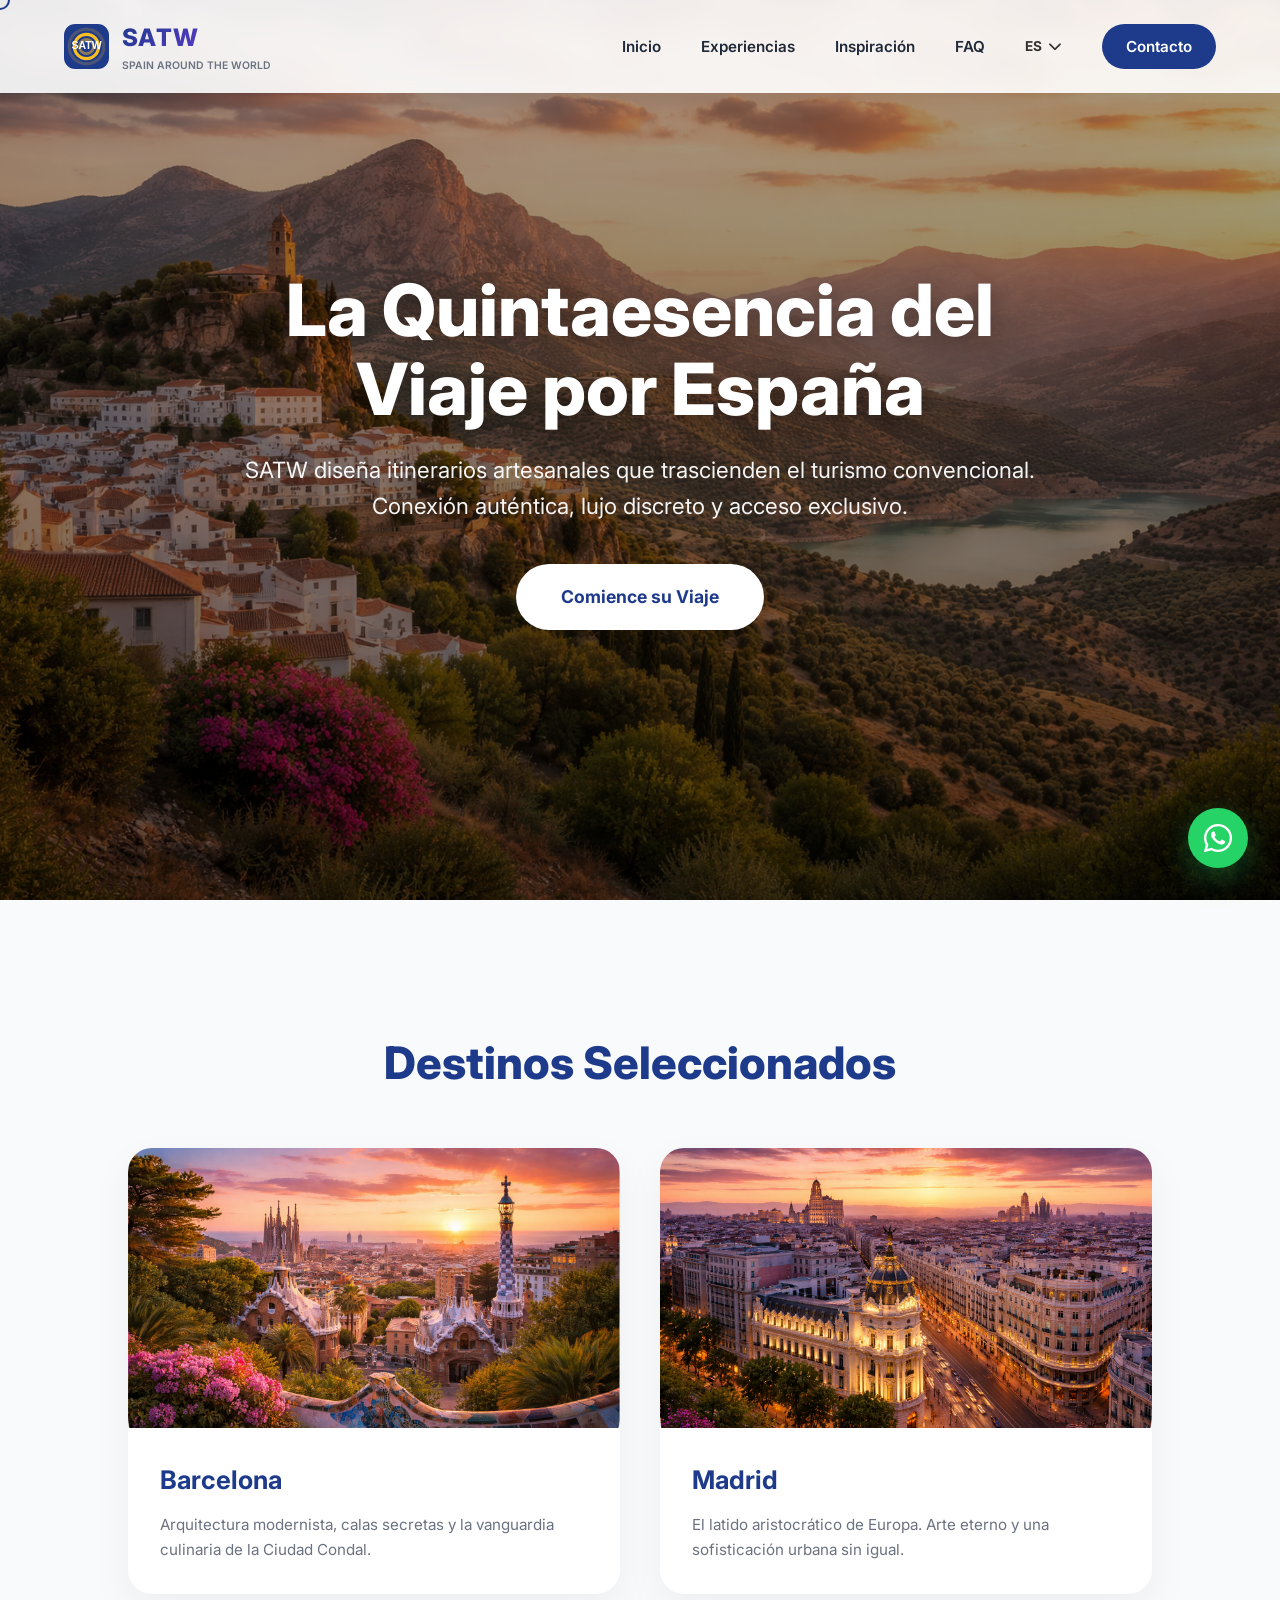
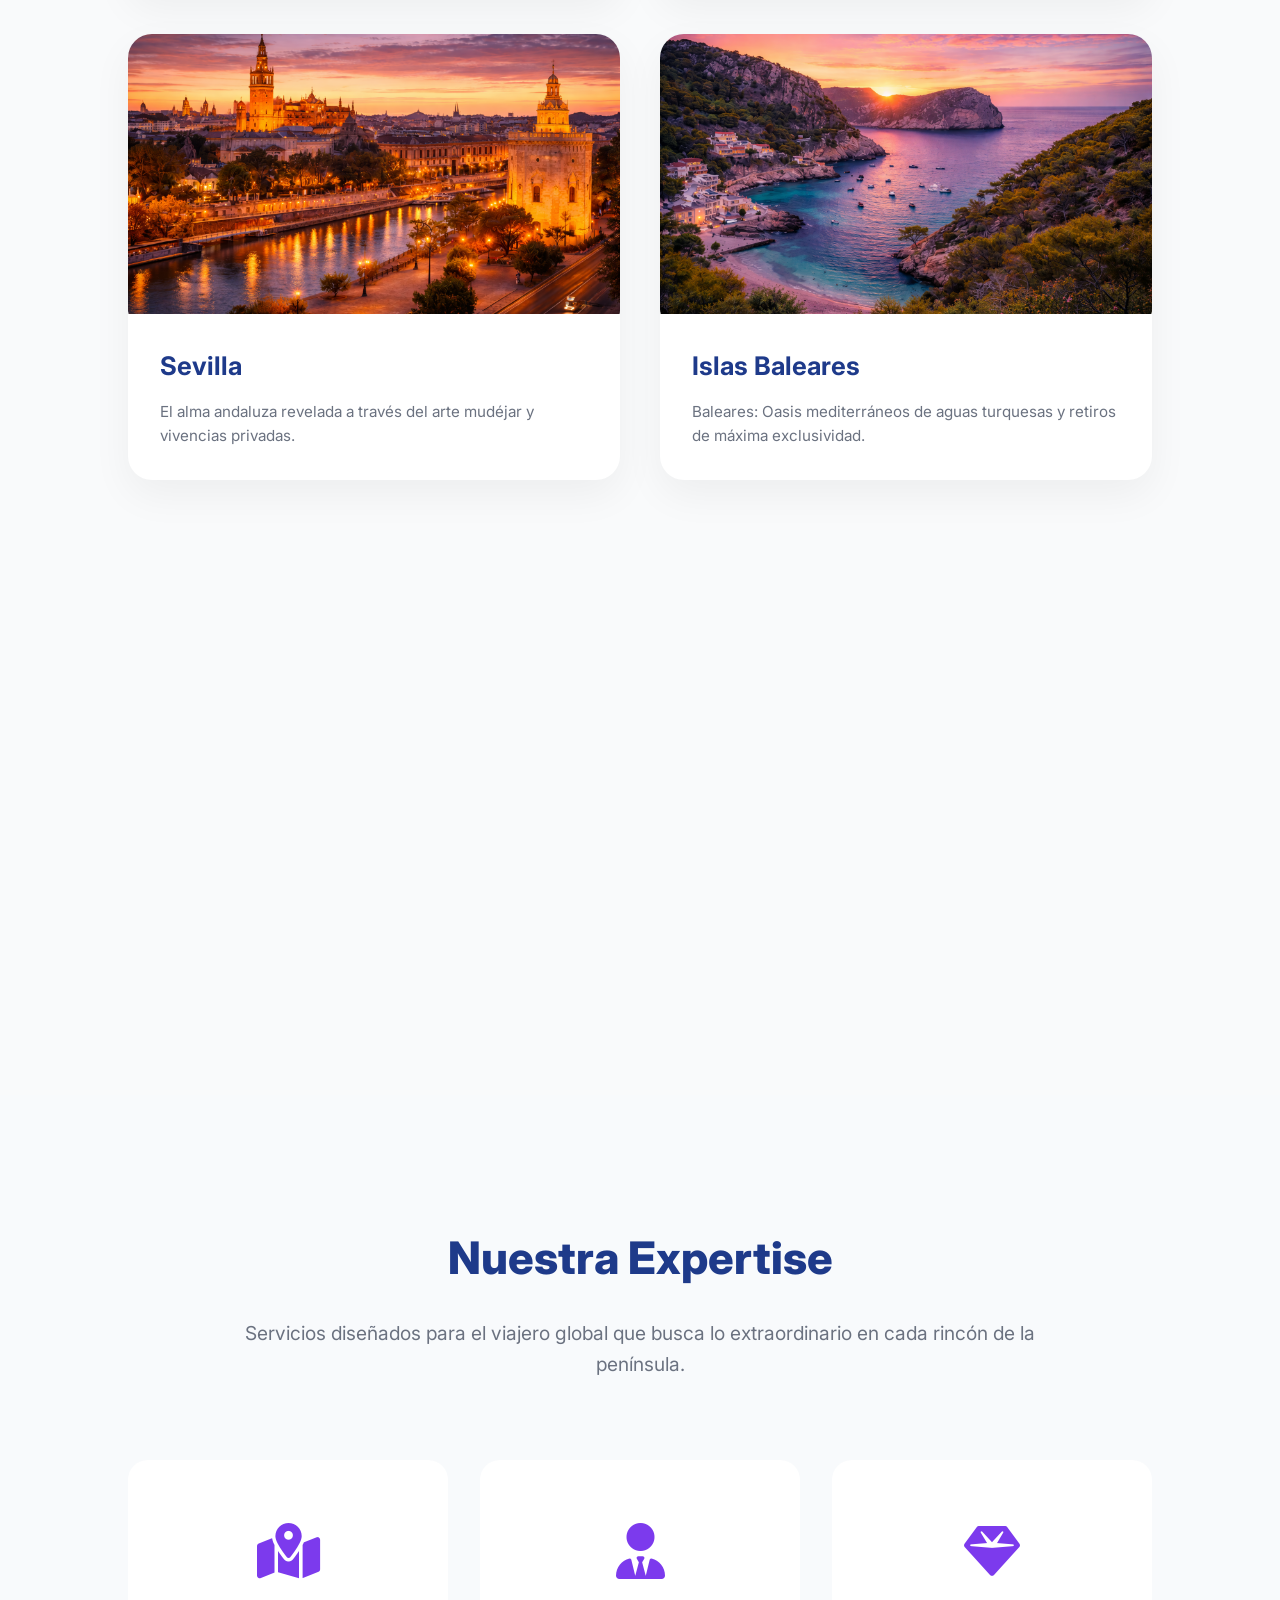
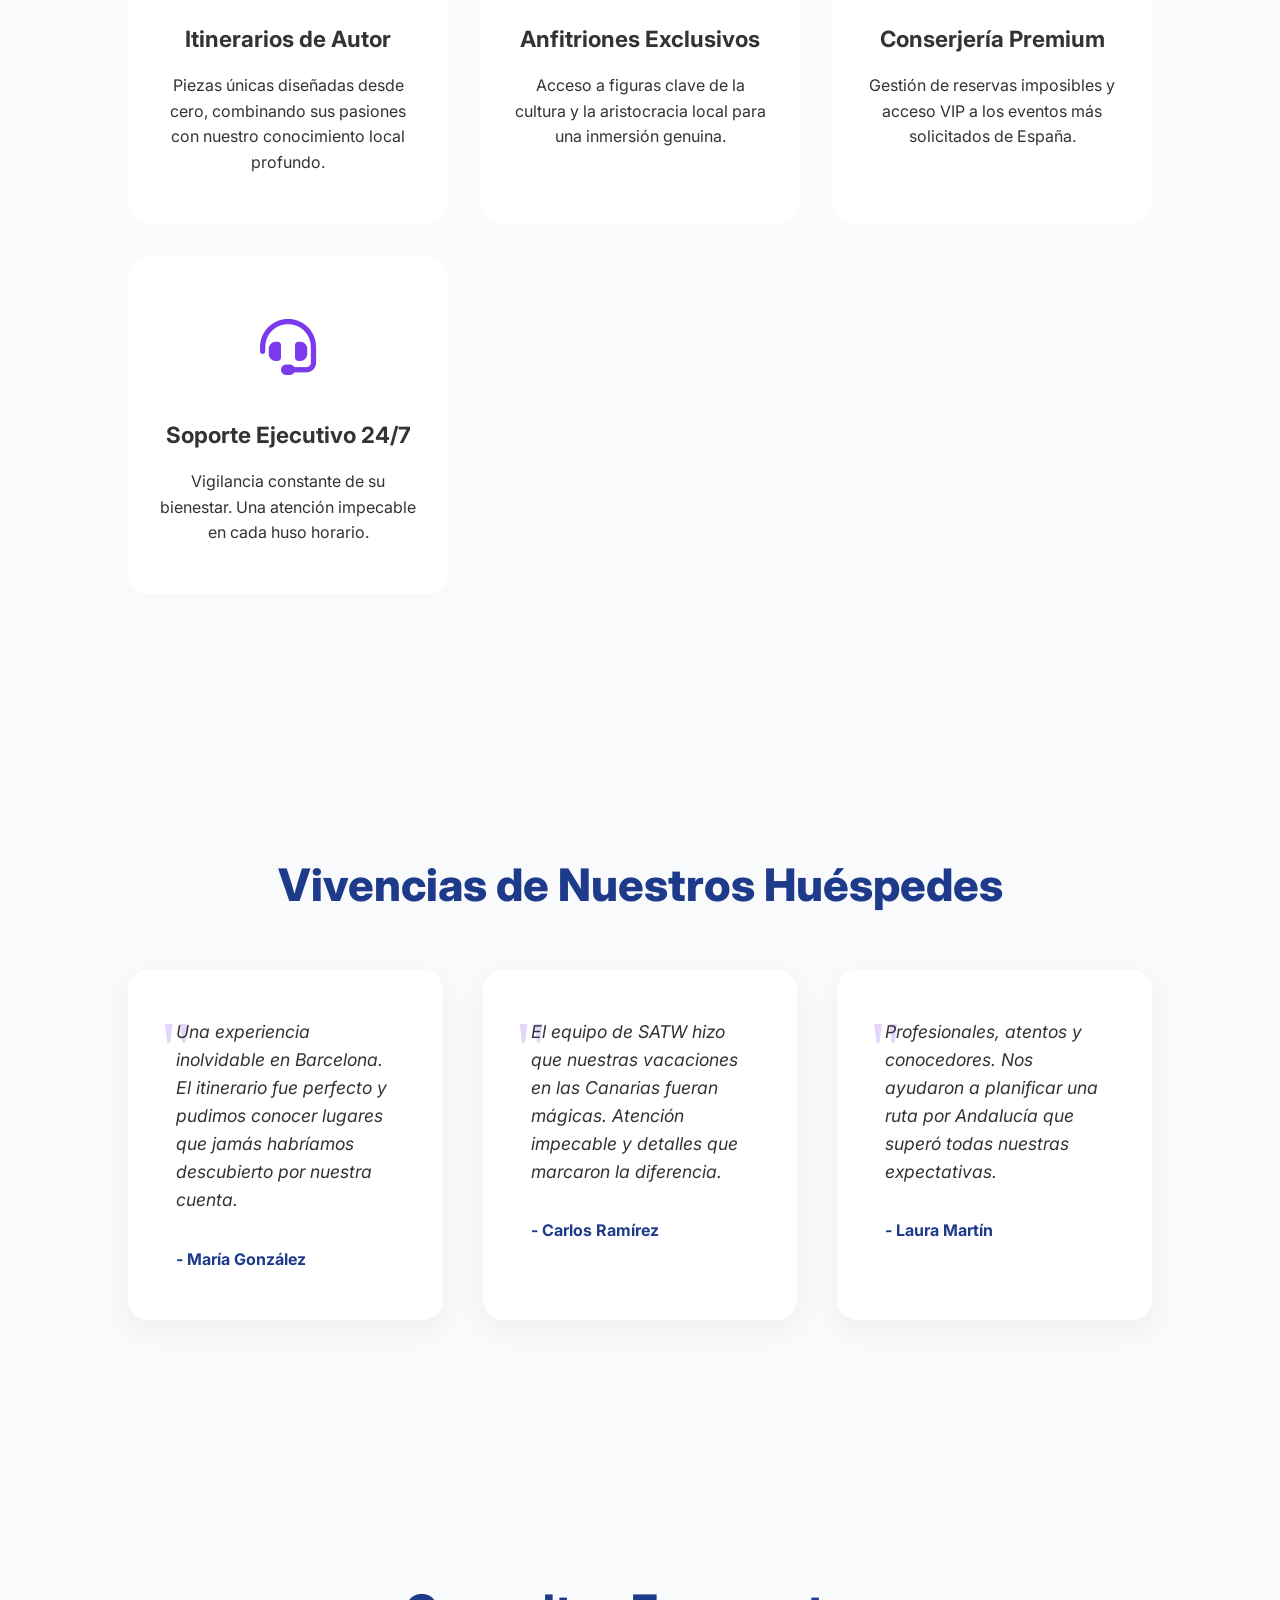
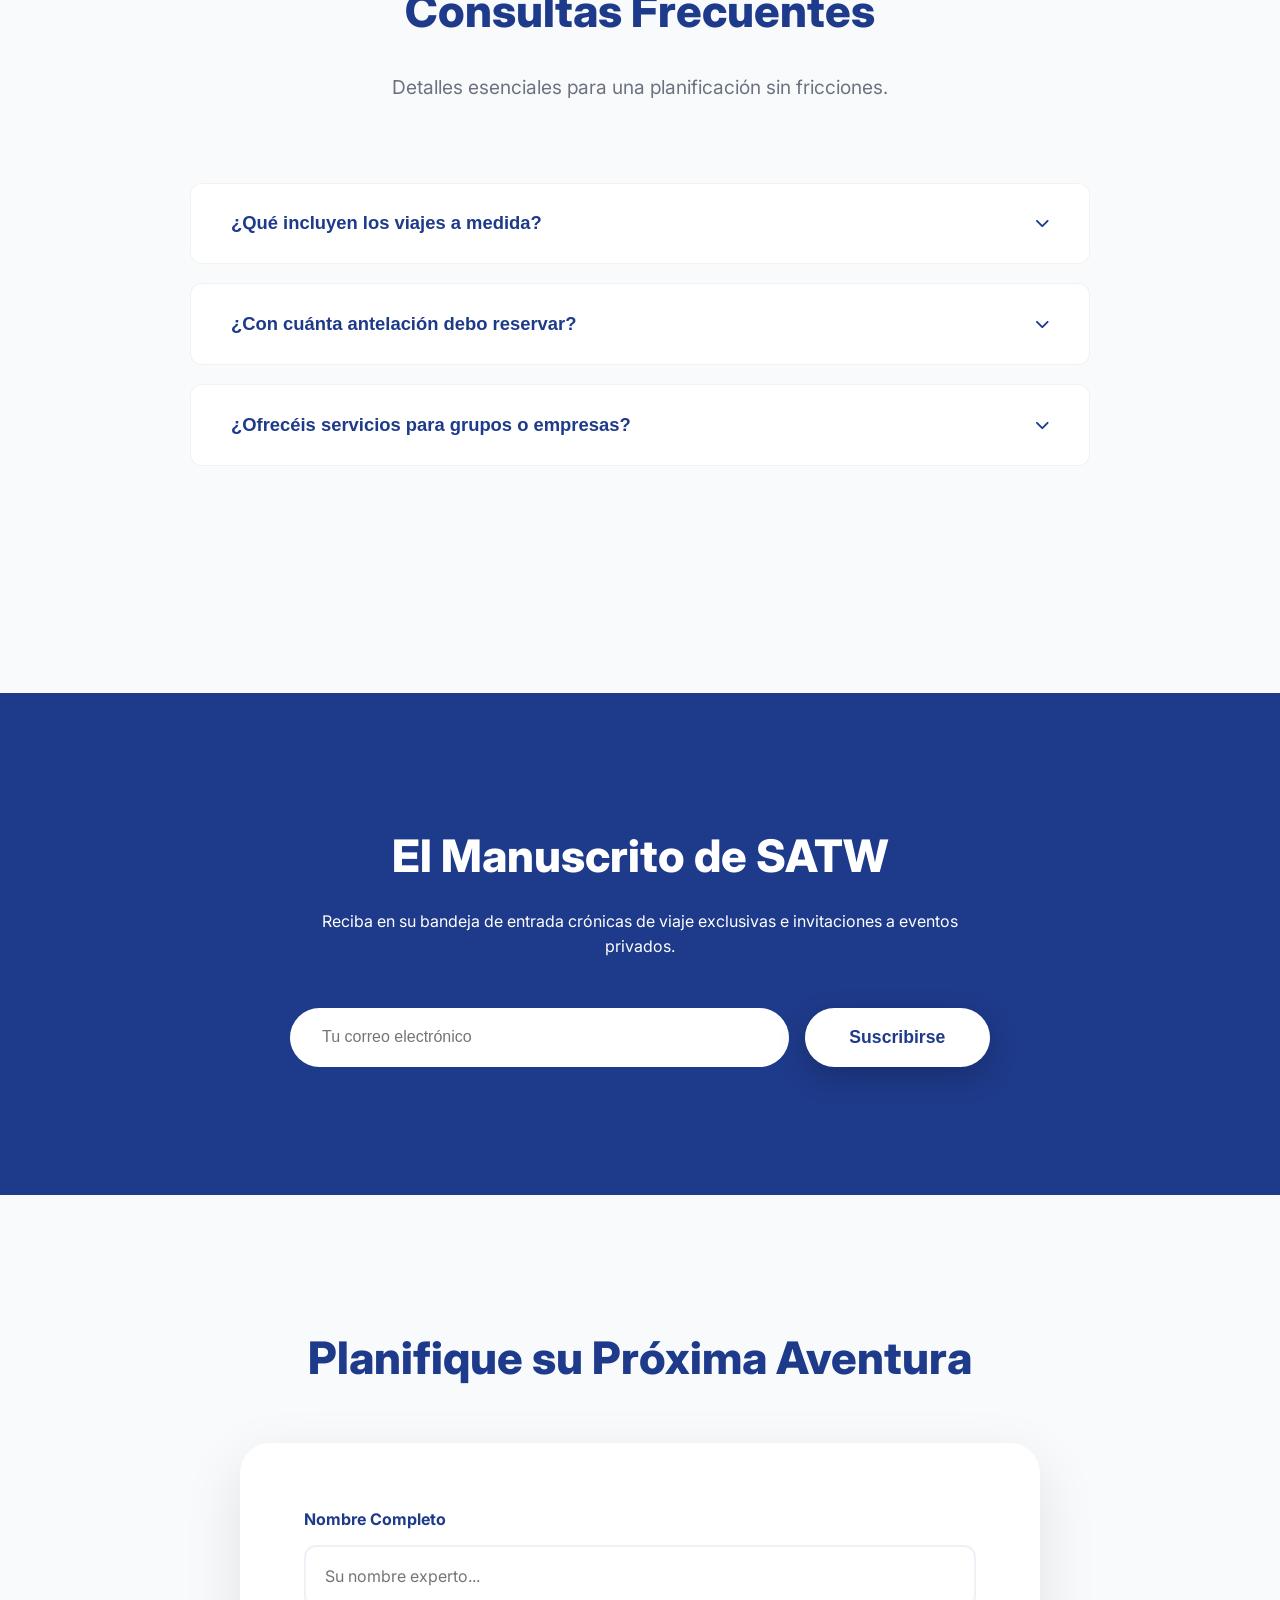
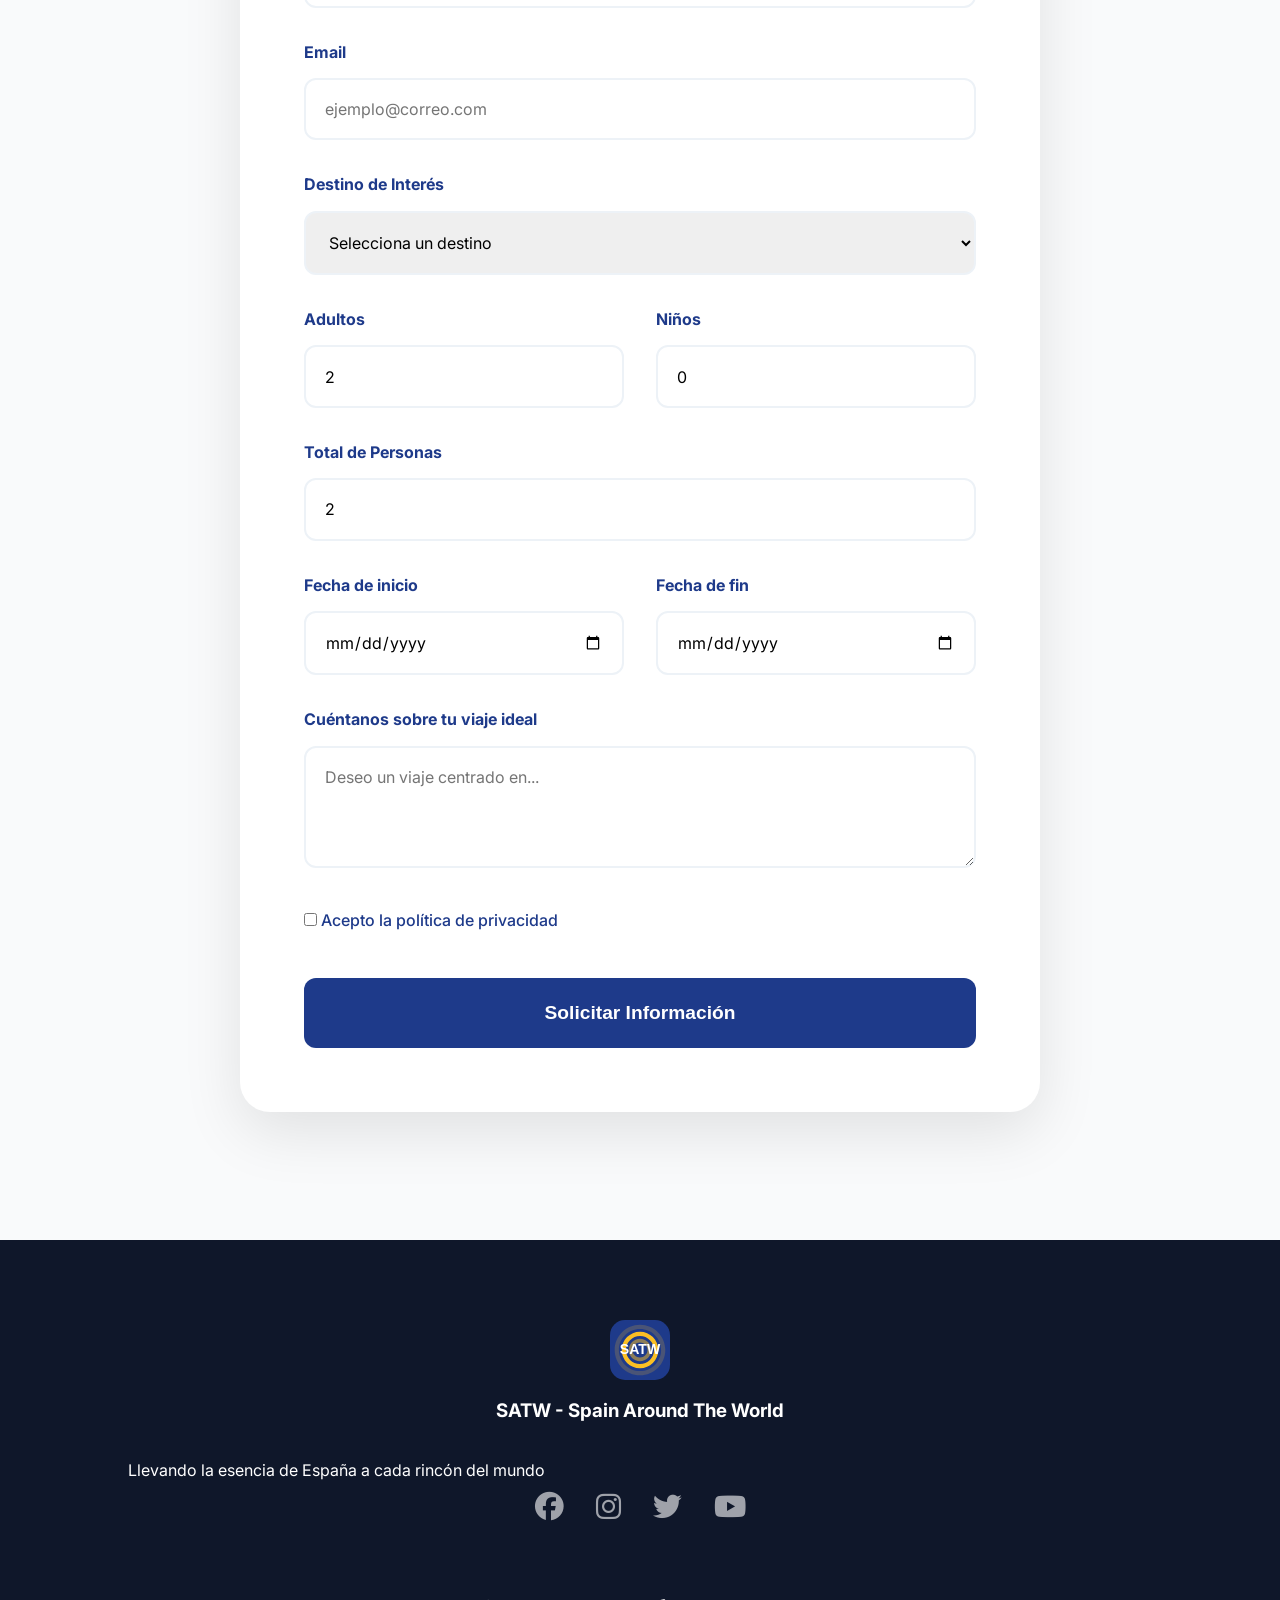
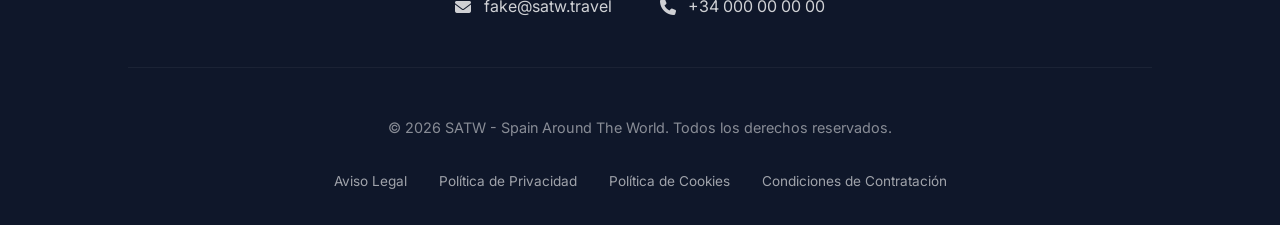
<file: index.html>
<!doctype html>
<html lang="es">
  <head>
    <meta charset="UTF-8" />
    <meta name="viewport" content="width=device-width, initial-scale=1.0" />
    <title>
      SATW - Viajes a España personalizados | Spain Around The World
    </title>
    <meta
      name="description"
      content="SATW diseña viajes personalizados por España: itinerarios exclusivos, guías locales y atención 24/7. Descubre Barcelona, Madrid, Andalucía y las islas con expertos locales."
    />
    <link rel="canonical" href="https://satw.travel/" />
    <meta name="robots" content="index, follow" />
    <meta name="theme-color" content="#1e3a8a" />

    <!-- Open Graph -->
    <meta property="og:title" content="SATW - Viajes a España personalizados" />
    <meta
      property="og:description"
      content="Diseñamos viajes a medida por España con guías locales, mejores precios y soporte 24/7."
    />
    <meta property="og:type" content="website" />
    <meta property="og:url" content="https://satw.travel/" />
    <meta
      property="og:image"
      content="https://satw.travel/images/favicon.svg"
    />
    <meta property="og:locale" content="es_ES" />

    <!-- Twitter Card -->
    <meta name="twitter:card" content="summary_large_image" />
    <meta
      name="twitter:title"
      content="SATW - Viajes a España personalizados"
    />
    <meta
      name="twitter:description"
      content="Viajes a medida por España: itinerarios únicos, guías locales y atención 24/7."
    />
    <meta
      name="twitter:image"
      content="https://satw.travel/images/favicon.svg"
    />

    <!-- JSON-LD Structured Data -->
    <script type="application/ld+json">
      {
        "@context": "https://schema.org",
        "@type": "TravelAgency",
        "name": "SATW - Spain Around The World",
        "image": "https://satw.travel/images/favicon.svg",
        "@id": "https://satw.travel/",
        "url": "https://satw.travel/",
        "telephone": "+34000000000",
        "address": {
          "@type": "PostalAddress",
          "streetAddress": "Calle Falsa 123",
          "addressLocality": "Madrid",
          "postalCode": "28001",
          "addressCountry": "ES"
        },
        "geo": {
          "@type": "GeoCoordinates",
          "latitude": 40.416775,
          "longitude": -3.70379
        },
        "openingHoursSpecification": {
          "@type": "OpeningHoursSpecification",
          "dayOfWeek": ["Monday", "Tuesday", "Wednesday", "Thursday", "Friday"],
          "opens": "09:00",
          "closes": "18:00"
        }
      }
    </script>
    <link
      rel="stylesheet"
      href="https://cdnjs.cloudflare.com/ajax/libs/font-awesome/6.5.1/css/all.min.css"
      integrity="sha512-DTOQO9RWCH3ppGqcWaEA1BIZOC6xxalwEsw9c2QQeAIftl+Vegovlnee1c9QX4TctnWMn13TZye+giMm8e2LwA=="
      crossorigin="anonymous"
      referrerpolicy="no-referrer"
    />
    <link
      href="https://fonts.googleapis.com/css2?family=Inter:wght@300;400;500;600;700;800&display=swap"
      rel="stylesheet"
    />
    <link rel="stylesheet" href="styles.css" />
    <script src="script.js" defer></script>
    <link rel="icon" type="image/svg+xml" href="images/favicon.svg" />
  </head>
  <body class="loading">
    <!-- Splash Screen -->
    <div id="splash-screen">
      <div class="splash-content">
        <img src="images/favicon.svg" alt="SATW Logo" class="splash-logo" />
        <div class="splash-loader"></div>
      </div>
    </div>

    <!-- Custom Cursor -->
    <div class="custom-cursor"></div>

    <!-- Scroll Progress Bar -->
    <div class="scroll-progress"></div>

    <!-- Floating Contact Button -->
    <a
      href="https://wa.me/34000000000"
      class="floating-whatsapp"
      target="_blank"
      rel="noopener"
      aria-label="Contactar por WhatsApp"
    >
      <i class="fa-brands fa-whatsapp"></i>
    </a>

    <!-- Header -->
    <header>
      <nav>
        <div class="logo">
          <a href="index.html" class="logo-link" aria-label="Volver al inicio">
            <img
              src="images/favicon.svg"
              alt="España Alrededor del Mundo Logo"
              class="logo-image"
            />
            <div class="logo-text">
              <span class="logo-main">SATW</span>
              <span class="logo-sub">Spain Around The World</span>
            </div>
          </a>
        </div>
        <input
          type="checkbox"
          id="nav-toggle"
          class="nav-toggle-input"
          aria-hidden="true"
        />
        <label for="nav-toggle" class="nav-toggle" aria-label="Abrir menú">
          <span class="hamburger"></span>
        </label>
        <ul id="primary-navigation" class="nav-links">
          <li><a href="index.html" data-i18n="nav_home">Inicio</a></li>
          <li>
            <a href="experiencias.html" data-i18n="nav_exp">Experiencias</a>
          </li>
          <li><a href="blog.html" data-i18n="nav_blog">Inspiración</a></li>
          <li><a href="index.html#faq" data-i18n="nav_faq">FAQ</a></li>
          <li>
            <div class="lang-selector">
              <span class="current-lang"
                >ES <i class="fa-solid fa-chevron-down"></i
              ></span>
              <ul class="lang-dropdown">
                <li><a href="#" data-lang="es">Español</a></li>
                <li><a href="#" data-lang="en">English</a></li>
                <li><a href="#" data-lang="fr">Français</a></li>
                <li><a href="#" data-lang="nl">Nederlands</a></li>
              </ul>
            </div>
          </li>
          <li>
            <a
              href="index.html#contacto"
              class="nav-cta"
              data-i18n="nav_contact"
              >Contacto</a
            >
          </li>
        </ul>
      </nav>
    </header>

    <!-- Hero Section -->
    <main>
      <section class="hero">
        <img
          src="images/paisaje españa.png"
          alt="Imagen de España"
          class="hero-image"
        />
        <div class="hero-content">
          <h1 data-i18n="hero_h1">Descubre España y Compártela con el Mundo</h1>
          <p data-i18n="hero_p">
            SATW te conecta con los rincones más auténticos de España y los
            lleva a cada esquina del planeta
          </p>
          <a href="#contacto" class="cta-button" data-i18n="cta_plan"
            >Planifica tu Aventura</a
          >
        </div>
      </section>

      <!-- Destinos -->
      <section id="destinos">
        <h2 class="reveal" data-i18n="dest_title">Destinos Destacados</h2>
        <div class="destinations-grid">
          <div class="destination-card reveal">
            <div class="destination-image">
              <img src="images/paisaje barcelona.png" alt="Barcelona" />
            </div>
            <div class="destination-info">
              <h3>Barcelona</h3>
              <p data-i18n="dest_bcn_p">
                Arquitectura modernista, playas mediterráneas y una vida
                nocturna vibrante te esperan en la Ciudad Condal.
              </p>
            </div>
          </div>
          <div class="destination-card reveal">
            <div class="destination-image">
              <img src="images/paisaje madrid.png" alt="Madrid" />
            </div>
            <div class="destination-info">
              <h3>Madrid</h3>
              <p data-i18n="dest_mad_p">
                La capital ofrece arte de clase mundial, gastronomía excepcional
                y una energía incomparable.
              </p>
            </div>
          </div>
          <div class="destination-card reveal">
            <div class="destination-image">
              <img src="images/paisaje sevilla.png" alt="Sevilla" />
            </div>
            <div class="destination-info">
              <h3>Sevilla</h3>
              <p data-i18n="dest_sev_p">
                Sumérgete en el flamenco, la arquitectura mudéjar y la esencia
                del sur español.
              </p>
            </div>
          </div>
          <div class="destination-card reveal">
            <div class="destination-image">
              <img
                src="images/paisaje islas baleares.png"
                alt="Islas Baleares"
              />
            </div>
            <div class="destination-info">
              <h3>Islas Baleares</h3>
              <p data-i18n="dest_bal_p">
                Paraísos mediterráneos con calas cristalinas, cultura única y
                ambiente cosmopolita.
              </p>
            </div>
          </div>
          <div class="destination-card reveal">
            <div class="destination-image">
              <img
                src="images/paisaje islas canarias.png"
                alt="Islas Canarias"
              />
            </div>
            <div class="destination-info">
              <h3>Islas Canarias</h3>
              <p data-i18n="dest_can_p">
                Paisajes volcánicos, playas de ensueño y clima primaveral
                durante todo el año.
              </p>
            </div>
          </div>
          <div class="destination-card reveal">
            <div class="destination-image">
              <img src="images/paisaje san sebastian.png" alt="San Sebastián" />
            </div>
            <div class="destination-info">
              <h3>San Sebastián</h3>
              <p data-i18n="dest_ss_p">
                Capital gastronómica con playas urbanas espectaculares y cultura
                vasca auténtica.
              </p>
            </div>
          </div>
        </div>
      </section>

      <!-- Servicios -->
      <section id="servicios" class="services">
        <div class="section-header reveal">
          <h2 data-i18n="serv_title">Nuestros Servicios</h2>
          <p class="section-subtitle" data-i18n="serv_subtitle">
            Exclusividad, confort y experiencias diseñadas exclusivamente para
            ti en cada rincón de España.
          </p>
        </div>
        <div class="services-grid">
          <div class="service-card reveal">
            <div class="service-icon">
              <i class="fa-solid fa-map-location-dot"></i>
            </div>
            <h3 data-i18n="serv_custom_h">Viajes a Medida</h3>
            <p data-i18n="serv_custom_p">
              Creamos itinerarios artesanales que reflejan tus sueños, desde
              retiros boutique hasta aventuras gastronómicas privadas.
            </p>
          </div>
          <div class="service-card reveal">
            <div class="service-icon">
              <i class="fa-solid fa-user-tie"></i>
            </div>
            <h3 data-i18n="serv_local_h">Embajadores Locales</h3>
            <p data-i18n="serv_local_p">
              Más que guías, tendrás anfitriones expertos que te abrirán las
              puertas a los secretos mejor guardados de nuestra cultura.
            </p>
          </div>
          <div class="service-card reveal">
            <div class="service-icon">
              <i class="fa-solid fa-gem"></i>
            </div>
            <h3 data-i18n="serv_exec_h">Garantía de Excelencia</h3>
            <p data-i18n="serv_exec_p">
              Acceso a tarifas preferenciales y beneficios exclusivos en los
              mejores hoteles y establecimientos de la península.
            </p>
          </div>
          <div class="service-card reveal">
            <div class="service-icon">
              <i class="fa-solid fa-headset"></i>
            </div>
            <h3 data-i18n="serv_supp_h">Asistencia Ejecutiva 24/7</h3>
            <p data-i18n="serv_supp_p">
              Tu tranquilidad es nuestra prioridad. Nuestro equipo de soporte
              premium te acompaña en cada paso de tu viaje.
            </p>
          </div>
        </div>
      </section>

      <!-- Testimonios -->
      <section id="testimonios">
        <h2 class="reveal" data-i18n="test_title">
          Lo Que Dicen Nuestros Clientes
        </h2>
        <div class="testimonials-container">
          <div class="testimonial reveal">
            <div class="testimonial-quote">"</div>
            <p class="testimonial-text" data-i18n="test_1_text">
              Una experiencia inolvidable en Barcelona. El itinerario fue
              perfecto y pudimos conocer lugares que jamás habríamos descubierto
              por nuestra cuenta.
            </p>
            <p class="testimonial-author" data-i18n="test_1_author">
              - María González
            </p>
          </div>
          <div class="testimonial reveal">
            <div class="testimonial-quote">"</div>
            <p class="testimonial-text" data-i18n="test_2_text">
              El equipo de Viajes Horizonte hizo que nuestras vacaciones en las
              Canarias fueran mágicas. Atención impecable y detalles que
              marcaron la diferencia.
            </p>
            <p class="testimonial-author" data-i18n="test_2_author">
              - Carlos Ramírez
            </p>
          </div>
          <div class="testimonial reveal">
            <div class="testimonial-quote">"</div>
            <p class="testimonial-text" data-i18n="test_3_text">
              Profesionales, atentos y conocedores. Nos ayudaron a planificar
              una ruta por Andalucía que superó todas nuestras expectativas.
            </p>
            <p class="testimonial-author" data-i18n="test_3_author">
              - Laura Martín
            </p>
          </div>
        </div>
      </section>

      <!-- FAQ Section -->
      <section id="faq" class="faq-section reveal">
        <div class="section-header">
          <h2 data-i18n="faq_title">Preguntas Frecuentes</h2>
          <p class="section-subtitle" data-i18n="faq_subtitle">
            Resolvemos tus dudas para que solo te preocupes de disfrutar de tu
            viaje.
          </p>
        </div>
        <div class="faq-container">
          <div class="faq-item">
            <button
              class="faq-question"
              aria-expanded="false"
              data-i18n="faq_q1"
            >
              ¿Qué incluyen los viajes a medida?
              <i class="fa-solid fa-chevron-down"></i>
            </button>
            <div class="faq-answer">
              <p data-i18n="faq_a1">
                Nuestros viajes incluyen itinerarios 100% personalizados,
                selección de hoteles boutique, transporte privado, guías locales
                exclusivos y asistencia 24/7 durante toda tu estancia.
              </p>
            </div>
          </div>
          <div class="faq-item">
            <button
              class="faq-question"
              aria-expanded="false"
              data-i18n="faq_q2"
            >
              ¿Con cuánta antelación debo reservar?
              <i class="fa-solid fa-chevron-down"></i>
            </button>
            <div class="faq-answer">
              <p data-i18n="faq_a2">
                Recomendamos un mínimo de 2 a 3 meses para garantizar la
                disponibilidad en los destinos más exclusivos, aunque podemos
                gestionar peticiones de última hora según disponibilidad.
              </p>
            </div>
          </div>
          <div class="faq-item">
            <button
              class="faq-question"
              aria-expanded="false"
              data-i18n="faq_q3"
            >
              ¿Ofrecéis servicios para grupos o empresas?
              <i class="fa-solid fa-chevron-down"></i>
            </button>
            <div class="faq-answer">
              <p data-i18n="faq_a3">
                Sí, diseñamos experiencias MICE, viajes de incentivo y retiros
                corporativos, así como viajes para grandes grupos familiares con
                logística dedicada.
              </p>
            </div>
          </div>
        </div>
      </section>

      <!-- Newsletter Section -->
      <section id="newsletter" class="newsletter-section reveal">
        <div class="newsletter-content">
          <h2 data-i18n="news_h2">Suscríbete a nuestra Newsletter</h2>
          <p data-i18n="news_p">
            Recibe itinerarios exclusivos y secretos de viaje directamente en tu
            bandeja de entrada.
          </p>
          <form class="newsletter-form">
            <input
              type="email"
              placeholder="Tu correo electrónico"
              required
              aria-label="Correo electrónico para newsletter"
              data-i18n="news_placeholder"
            />
            <button type="submit" class="cta-button" data-i18n="news_btn">
              Suscribirme
            </button>
          </form>
        </div>
      </section>

      <!-- Formulario de Contacto -->
      <section id="contacto">
        <h2 class="reveal" data-i18n="contact_h2">
          Planifica Tu Próxima Aventura
        </h2>
        <form class="contact-form reveal">
          <div class="form-group">
            <label for="nombre" data-i18n="form_name">Nombre Completo</label>
            <input
              type="text"
              id="nombre"
              name="nombre"
              required
              data-i18n="form_name_placeholder"
            />
          </div>
          <div class="form-group">
            <label for="email" data-i18n="form_email">Email</label>
            <input
              type="email"
              id="email"
              name="email"
              required
              data-i18n="form_email_placeholder"
            />
          </div>
          <div class="form-group">
            <label for="destino" data-i18n="form_destination"
              >Destino de Interés</label
            >
            <select id="destino" name="destino">
              <option value="" data-i18n="form_opt_default">
                Selecciona un destino
              </option>
              <option value="barcelona">Barcelona</option>
              <option value="madrid">Madrid</option>
              <option value="sevilla">Sevilla</option>
              <option value="baleares">Islas Baleares</option>
              <option value="canarias">Islas Canarias</option>
              <option value="san-sebastian">San Sebastián</option>
              <option value="otro" data-i18n="form_opt_other">
                Otro destino
              </option>
            </select>
          </div>
          <div class="form-group small-inputs-grid">
            <div>
              <label for="adultos" data-i18n="form_adults">Adultos</label>
              <input
                type="number"
                id="adultos"
                name="adultos"
                min="0"
                value="2"
              />
            </div>
            <div>
              <label for="ninos" data-i18n="form_children">Niños</label>
              <input type="number" id="ninos" name="ninos" min="0" value="0" />
            </div>
          </div>
          <div class="form-group">
            <label for="total-personas" data-i18n="form_total"
              >Total de Personas</label
            >
            <input
              type="number"
              id="total-personas"
              name="total-personas"
              readonly
              value="2"
            />
          </div>
          <div class="form-group date-grid">
            <div>
              <label for="fecha-inicio" data-i18n="form_start"
                >Fecha de inicio</label
              >
              <input type="date" id="fecha-inicio" name="fecha-inicio" />
            </div>
            <div>
              <label for="fecha-fin" data-i18n="form_end">Fecha de fin</label>
              <input type="date" id="fecha-fin" name="fecha-fin" />
            </div>
          </div>
          <div class="form-group">
            <label for="mensaje" data-i18n="form_message"
              >Cuéntanos sobre tu viaje ideal</label
            >
            <textarea
              id="mensaje"
              name="mensaje"
              rows="4"
              data-i18n="form_message_placeholder"
            ></textarea>
          </div>
          <div class="form-group privacy-checkbox">
            <input type="checkbox" id="privacy-consent" name="privacy-consent" required style="width: auto; height: auto; display: inline-block;">
            <label for="privacy-consent" style="display: inline-block; font-weight: 500;" data-i18n="form_privacy_consent">Acepto la política de privacidad</label>
          </div>
          <button type="submit" class="submit-button" data-i18n="form_btn">
            Solicitar Información
          </button>
        </form>
      </section>
    </main>

    <!-- Footer -->
    <footer>
      <div class="footer-content">
        <div class="footer-logo">
          <img
            src="images/favicon.svg"
            alt=""
            class="logo-image"
            aria-hidden="true"
          />
          <h3 data-i18n="footer_h3">SATW - Spain Around The World</h3>
        </div>
        <p data-i18n="footer_tagline">
          Llevando la esencia de España a cada rincón del mundo
        </p>
        <div class="social-links">
          <a href="#" aria-label="Facebook"><i class="fab fa-facebook"></i></a>
          <a href="#" aria-label="Instagram"
            ><i class="fab fa-instagram"></i
          ></a>
          <a href="#" aria-label="Twitter"><i class="fab fa-twitter"></i></a>
          <a href="#" aria-label="YouTube"><i class="fab fa-youtube"></i></a>
        </div>
        <div class="footer-contact">
          <p><i class="fa-solid fa-envelope"></i> fake@satw.travel</p>
          <p><i class="fa-solid fa-phone"></i> +34 000 00 00 00</p>
        </div>
        <p class="copyright" data-i18n="footer_copy">
          © 2026 SATW - Spain Around The World. Todos los derechos reservados.
        </p>
        <div class="footer-legal-links">
          <a href="aviso-legal.html" data-i18n="legal_notice">Aviso Legal</a>
          <a href="politica-privacidad.html" data-i18n="privacy_policy">Política de Privacidad</a>
          <a href="politica-cookies.html" data-i18n="cookies_policy">Política de Cookies</a>
          <a href="condiciones-contratacion.html" data-i18n="terms_conditions">Condiciones de Contratación</a>
        </div>
      </div>
    </footer>
  </body>
</html>
</file>
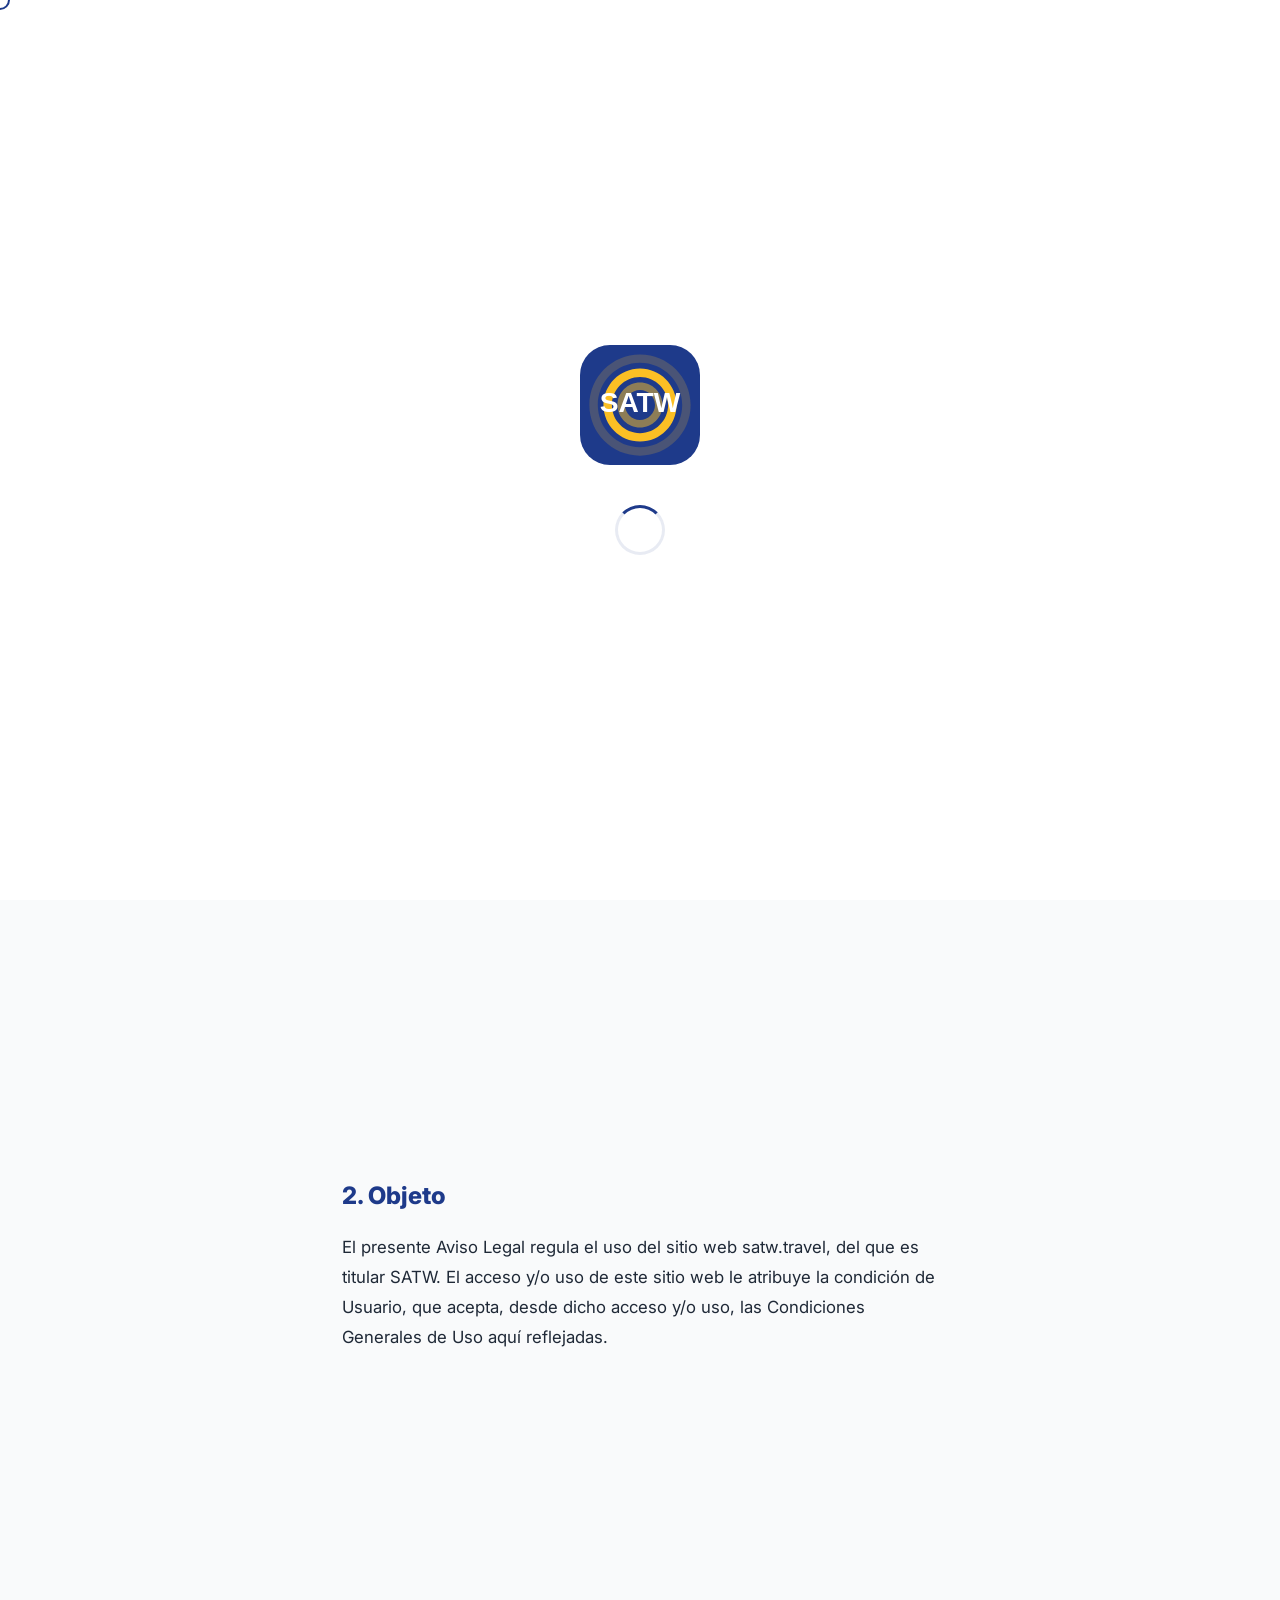
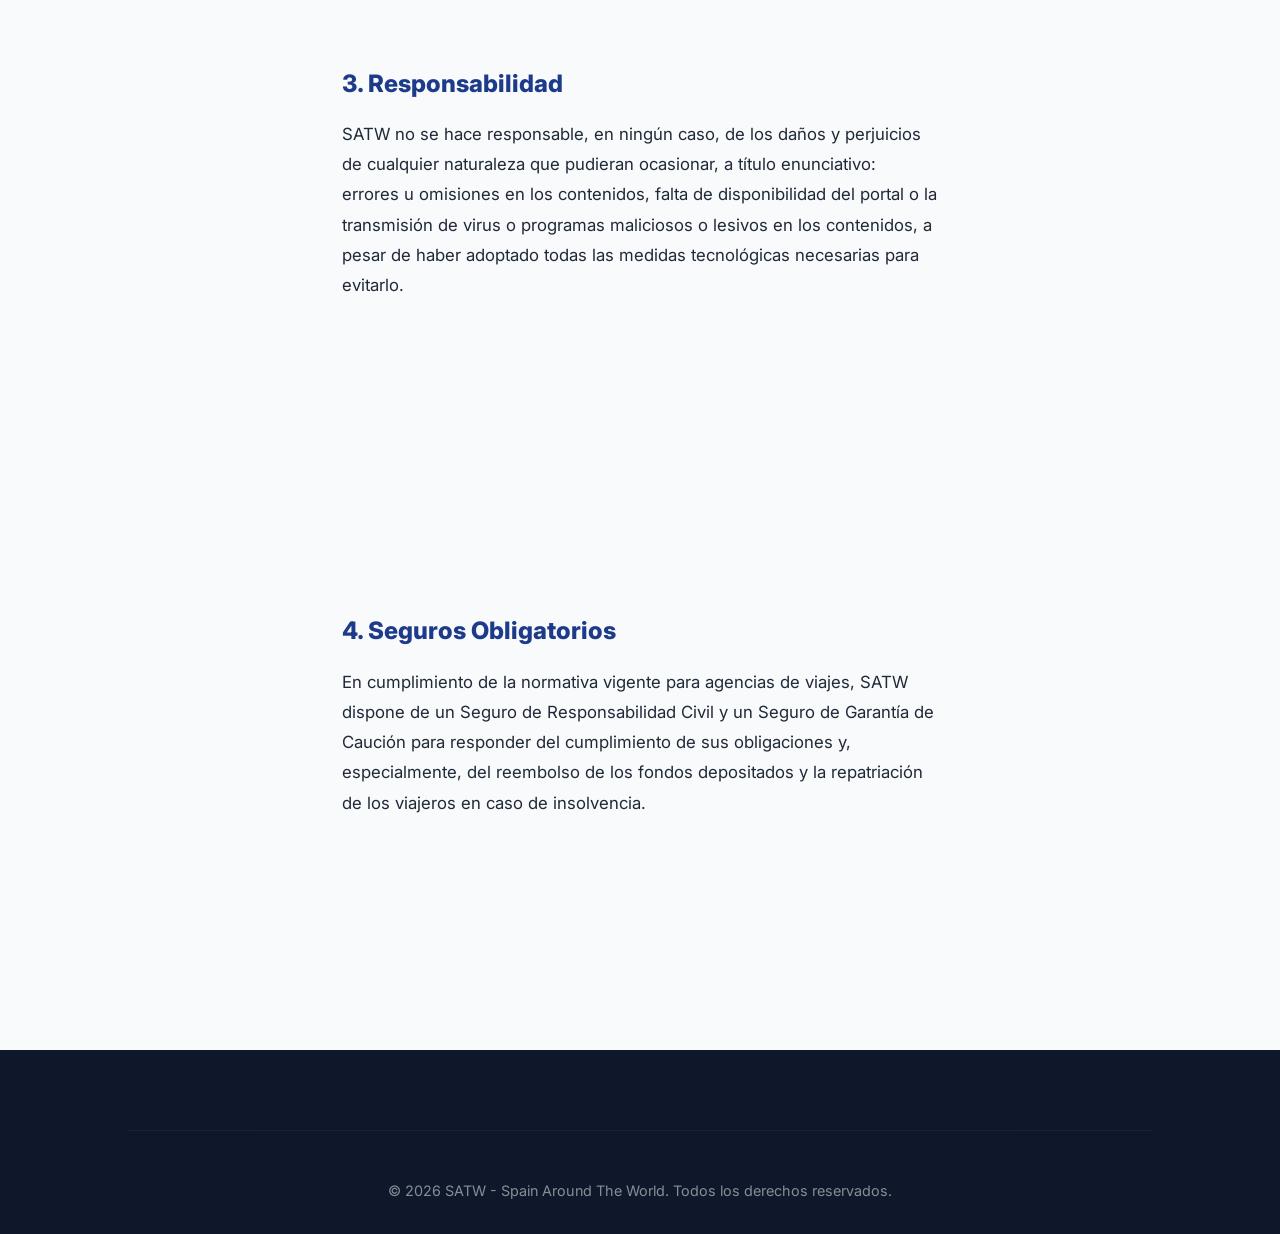
<file: aviso-legal.html>
<!DOCTYPE html>
<html lang="es">
<head>
    <meta charset="UTF-8">
    <meta name="viewport" content="width=device-width, initial-scale=1.0">
    <title>Aviso Legal | SATW - Spain Around The World</title>
    <link rel="stylesheet" href="https://cdnjs.cloudflare.com/ajax/libs/font-awesome/6.5.1/css/all.min.css">
    <link href="https://fonts.googleapis.com/css2?family=Inter:wght@300;400;500;600;700;800&display=swap" rel="stylesheet">
    <link rel="stylesheet" href="styles.css">
    <script src="script.js" defer></script>
    <link rel="icon" type="image/svg+xml" href="images/favicon.svg" />
    <style>
        .legal-content {
            padding: 120px 10% 80px;
            max-width: 1000px;
            margin: 0 auto;
        }
        .legal-content h1 {
            color: var(--primary-dark);
            margin-bottom: 2rem;
            font-size: 2.5rem;
        }
        .legal-content h2 {
            text-align: left;
            font-size: 1.5rem;
            margin: 2rem 0 1rem;
            color: var(--primary-dark);
        }
        .legal-content p, .legal-content ul {
            margin-bottom: 1.5rem;
            color: var(--text-dark);
        }
        .legal-content ul {
            padding-left: 1.5rem;
        }
        .legal-content li {
            margin-bottom: 0.5rem;
        }
    </style>
</head>
<body class="loading">
    <!-- Splash Screen -->
    <div id="splash-screen">
        <div class="splash-content">
            <img src="images/favicon.svg" alt="SATW Logo" class="splash-logo" />
            <div class="splash-loader"></div>
        </div>
    </div>

    <!-- Custom Cursor -->
    <div class="custom-cursor"></div>

    <!-- Header -->
    <header>
        <nav>
            <div class="logo">
                <a href="index.html" class="logo-link" aria-label="Volver al inicio">
                    <img src="images/favicon.svg" alt="SATW Logo" class="logo-image" />
                    <div class="logo-text">
                        <span class="logo-main">SATW</span>
                        <span class="logo-sub">Spain Around The World</span>
                    </div>
                </a>
            </div>
            <ul class="nav-links">
                <li><a href="index.html" data-i18n="nav_home">Inicio</a></li>
                <li><a href="experiencias.html" data-i18n="nav_exp">Experiencias</a></li>
                <li><a href="blog.html" data-i18n="nav_blog">Inspiración</a></li>
            </ul>
        </nav>
    </header>

    <main class="legal-content">
        <h1 data-i18n="legal_notice_title">Aviso Legal</h1>
        
        <section>
            <h2 data-i18n="legal_info_title">1. Información General</h2>
            <p data-i18n="legal_info_p1">En cumplimiento con el deber de información recogido en el artículo 10 de la Ley 34/2002, de 11 de julio, de Servicios de la Sociedad de la Información y del Comercio Electrónico (LSSI-CE), se facilitan los siguientes datos:</p>
            <ul>
                <li><strong data-i18n="legal_entity">Razón Social:</strong> Viajes SATW S.L. (Placeholder)</li>
                <li><strong data-i18n="legal_cif">NIF/CIF:</strong> B12345678 (Placeholder)</li>
                <li><strong data-i18n="legal_address">Dirección:</strong> Calle Falsa 123, 28001 Madrid, España (Placeholder)</li>
                <li><strong data-i18n="legal_email">Email:</strong> contacto@satw.travel (Placeholder)</li>
                <li><strong data-i18n="legal_phone">Teléfono:</strong> +34 000 000 000 (Placeholder)</li>
                <li><strong data-i18n="legal_registry">Datos Registrales:</strong> Registro Mercantil de Madrid, Tomo X, Folio Y, Hoja Z (Placeholder)</li>
                <li><strong data-i18n="legal_license">Licencia de Agencia de Viajes:</strong> CICMA 0000 (Placeholder)</li>
            </ul>
        </section>

        <section>
            <h2 data-i18n="legal_obj_title">2. Objeto</h2>
            <p data-i18n="legal_obj_p">El presente Aviso Legal regula el uso del sitio web satw.travel, del que es titular SATW. El acceso y/o uso de este sitio web le atribuye la condición de Usuario, que acepta, desde dicho acceso y/o uso, las Condiciones Generales de Uso aquí reflejadas.</p>
        </section>

        <section>
            <h2 data-i18n="legal_resp_title">3. Responsabilidad</h2>
            <p data-i18n="legal_resp_p">SATW no se hace responsable, en ningún caso, de los daños y perjuicios de cualquier naturaleza que pudieran ocasionar, a título enunciativo: errores u omisiones en los contenidos, falta de disponibilidad del portal o la transmisión de virus o programas maliciosos o lesivos en los contenidos, a pesar de haber adoptado todas las medidas tecnológicas necesarias para evitarlo.</p>
        </section>

        <section>
            <h2 data-i18n="legal_insurance_title">4. Seguros Obligatorios</h2>
            <p data-i18n="legal_insurance_p">En cumplimiento de la normativa vigente para agencias de viajes, SATW dispone de un Seguro de Responsabilidad Civil y un Seguro de Garantía de Caución para responder del cumplimiento de sus obligaciones y, especialmente, del reembolso de los fondos depositados y la repatriación de los viajeros en caso de insolvencia.</p>
        </section>
    </main>

    <footer>
        <div class="footer-content">
            <p class="copyright" data-i18n="footer_copy">
                © 2026 SATW - Spain Around The World. Todos los derechos reservados.
            </p>
        </div>
    </footer>
</body>
</html>
</file>
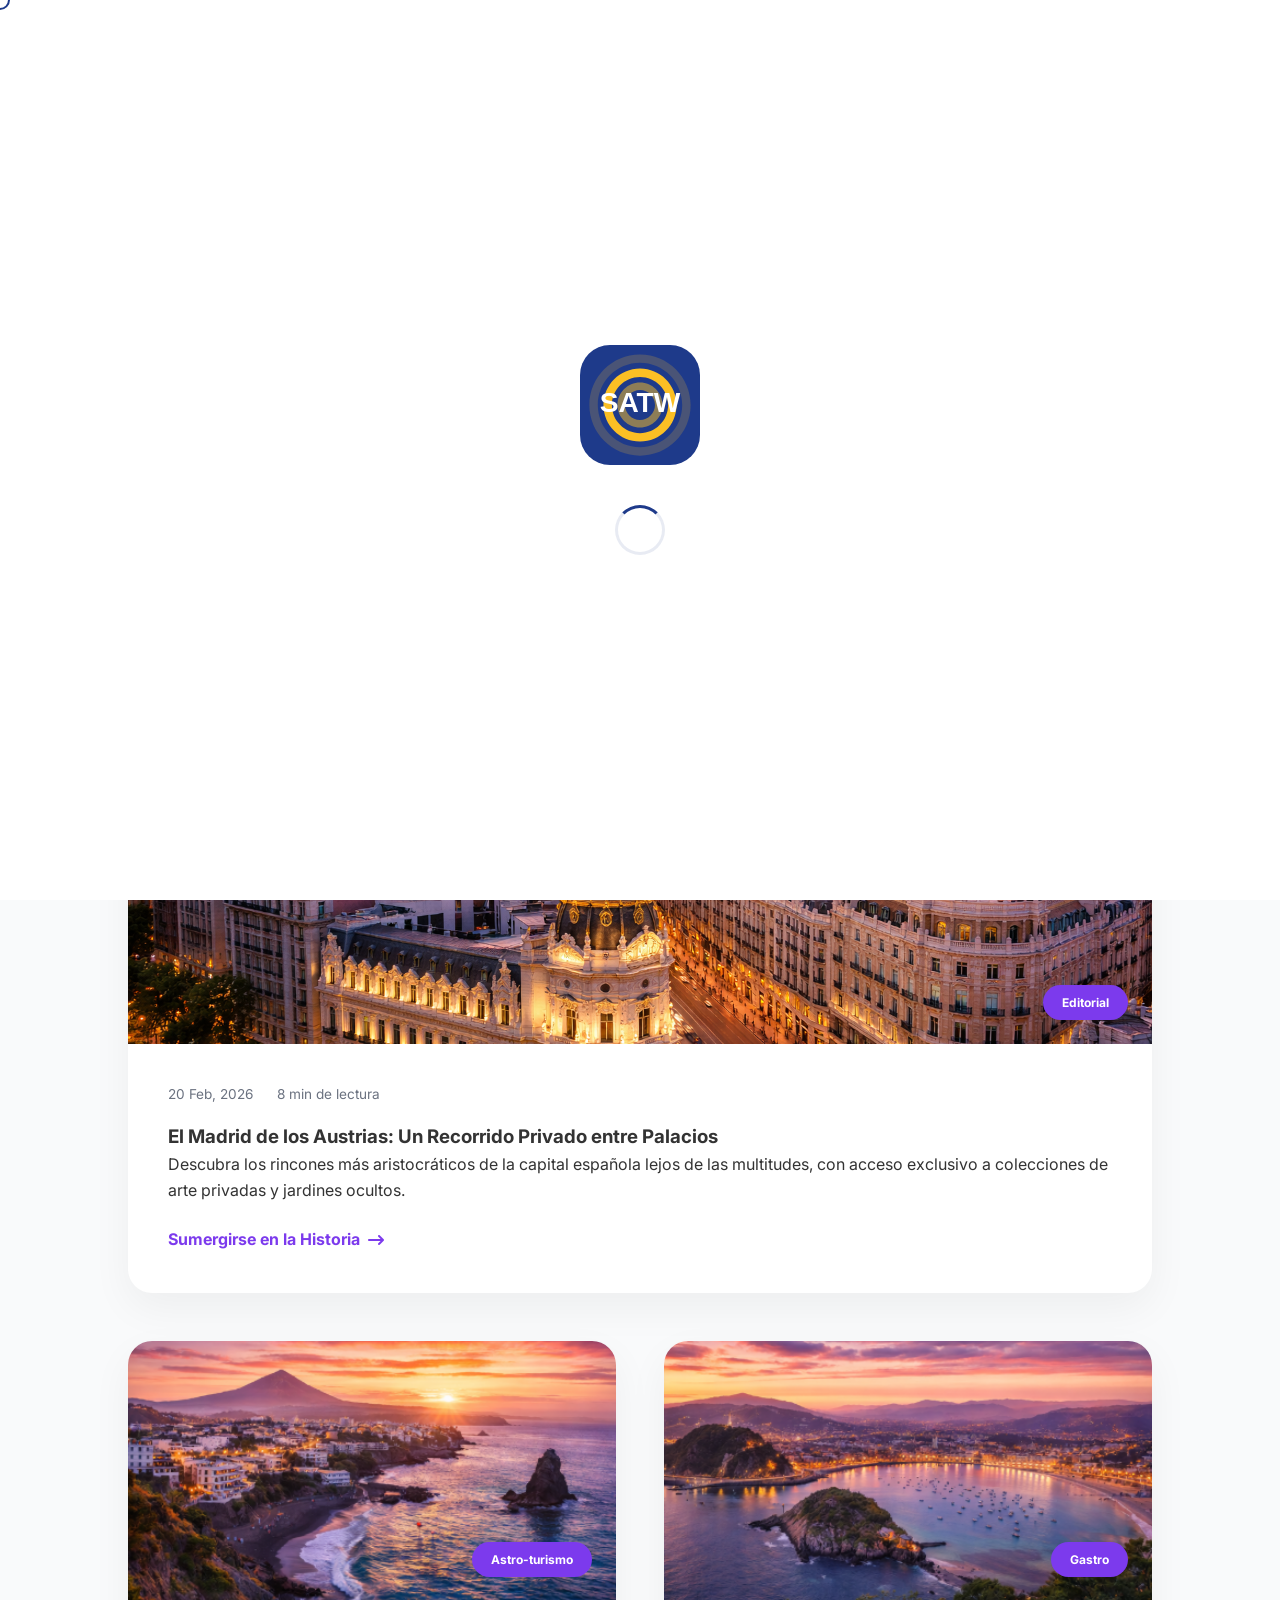
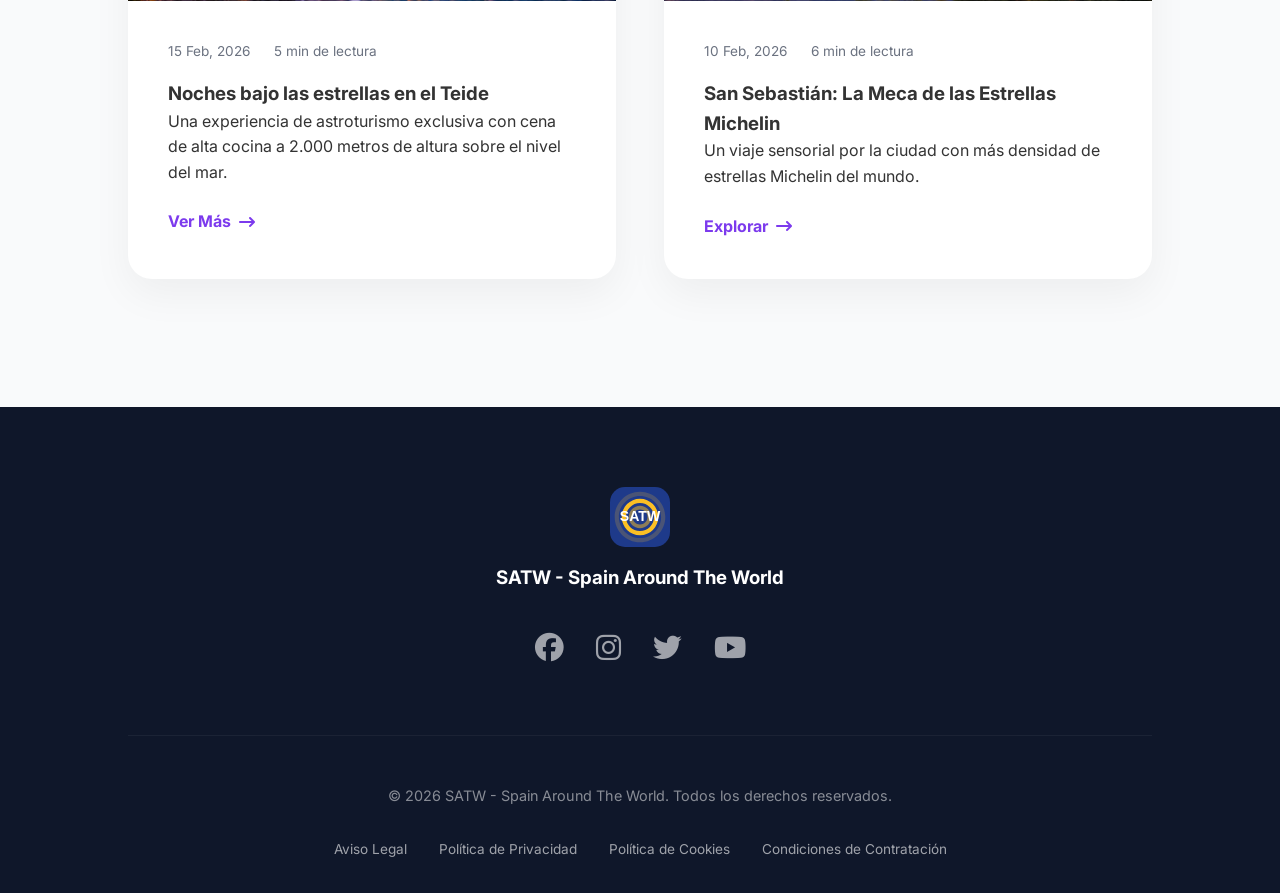
<file: blog.html>
<!doctype html>
<html lang="es">
  <head>
    <meta charset="UTF-8" />
    <meta name="viewport" content="width=device-width, initial-scale=1.0" />
    <title data-i18n="title_blog">Inspiración | SATW - Spain Around The World</title>
    <meta name="description" content="Artículos exclusivos y secretos de viaje sobre los rincones más lujosos de España." data-i18n="desc_blog" />
    <link rel="canonical" href="https://satw.travel/blog.html" />
    <link rel="stylesheet" href="https://cdnjs.cloudflare.com/ajax/libs/font-awesome/6.5.1/css/all.min.css" />
    <link href="https://fonts.googleapis.com/css2?family=Inter:wght@300;400;500;600;700;800&display=swap" rel="stylesheet">
    <link rel="stylesheet" href="styles.css" />
    <script src="script.js" defer></script>
    <link rel="icon" type="image/svg+xml" href="images/favicon.svg" />
  </head>
  <body class="loading">
    <!-- Splash Screen -->
    <div id="splash-screen">
      <div class="splash-content">
        <img src="images/favicon.svg" alt="SATW Logo" class="splash-logo" />
        <div class="splash-loader"></div>
      </div>
    </div>

    <div class="custom-cursor"></div>

    <!-- Header -->
    <header class="scrolled">
      <nav>
        <div class="logo">
          <a href="index.html" class="logo-link" aria-label="Volver al inicio">
            <img src="images/favicon.svg" alt="SATW Logo" class="logo-image" />
            <div class="logo-text">
              <span class="logo-main">SATW</span>
              <span class="logo-sub">Spain Around The World</span>
            </div>
          </a>
        </div>
        <input type="checkbox" id="nav-toggle" class="nav-toggle-input" aria-hidden="true" />
        <label for="nav-toggle" class="nav-toggle" aria-label="Abrir menú">
          <span class="hamburger"></span>
        </label>
        <ul id="primary-navigation" class="nav-links">
          <li><a href="index.html" data-i18n="nav_home">Inicio</a></li>
          <li><a href="experiencias.html" data-i18n="nav_exp">Experiencias</a></li>
          <li><a href="blog.html" class="active" data-i18n="nav_blog">Inspiración</a></li>
          <li><a href="index.html#faq" data-i18n="nav_faq">FAQ</a></li>
          <li>
            <div class="lang-selector">
              <span class="current-lang">ES <i class="fa-solid fa-chevron-down"></i></span>
              <ul class="lang-dropdown">
                <li><a href="#" data-lang="es">Español</a></li>
                <li><a href="#" data-lang="en">English</a></li>
                <li><a href="#" data-lang="fr">Français</a></li>
                <li><a href="#" data-lang="nl">Nederlands</a></li>
              </ul>
            </div>
          </li>
          <li><a href="index.html#contacto" class="nav-cta" data-i18n="nav_contact">Contacto</a></li>
        </ul>
      </nav>
    </header>

    <main>
      <section class="hero-sub blog-bg">
        <div class="hero-content">
          <h1 data-i18n="blog_hero_h1">Cuaderno de Viaje</h1>
          <p data-i18n="blog_hero_p">Crónicas de lujo, secretos locales y la esencia de España.</p>
        </div>
      </section>

      <section class="blog-grid-section">
        <div class="section-header reveal">
          <h2 data-i18n="blog_title">Inspiración de Autor</h2>
          <p class="section-subtitle" data-i18n="blog_subtitle">Historias para aquellos que buscan el alma detrás de cada destino.</p>
        </div>

        <div class="blog-masonry-grid">
          <article class="blog-post-card reveal large">
            <div class="blog-post-visual">
              <img src="images/paisaje madrid.png" alt="Madrid Lujo" />
              <span class="blog-post-tag" data-i18n="blog_tag_1">Editorial</span>
            </div>
            <div class="blog-post-content">
              <div class="blog-post-meta">
                <span class="post-date">20 Feb, 2026</span>
                <span class="read-time" data-i18n="blog_read_1">8 min read</span>
              </div>
              <h3 data-i18n="blog_post_1_h">El Madrid de los Austrias: Un Recorrido Privado entre Palacios</h3>
              <p data-i18n="blog_post_1_p">Descubra los rincones más aristocráticos de la capital española lejos de las multitudes, con acceso exclusivo a colecciones de arte privadas y jardines ocultos.</p>
              <a href="#" class="blog-post-link" data-i18n="blog_link_1">Sumergirse en la Historia <i class="fa-solid fa-arrow-right-long"></i></a>
            </div>
          </article>

          <article class="blog-post-card reveal">
            <div class="blog-post-visual">
              <img src="images/paisaje islas canarias.png" alt="Canarias" />
              <span class="blog-post-tag" data-i18n="blog_tag_2">Astro-turismo</span>
            </div>
            <div class="blog-post-content">
              <div class="blog-post-meta">
                <span class="post-date">15 Feb, 2026</span>
                <span class="read-time" data-i18n="blog_read_2">5 min read</span>
              </div>
              <h3 data-i18n="blog_post_2_h">Noches bajo las estrellas en el Teide</h3>
              <p data-i18n="blog_post_2_p">Una experiencia de astroturismo exclusiva con cena de alta cocina a 2.000 metros de altura sobre el nivel del mar.</p>
              <a href="#" class="blog-post-link" data-i18n="blog_link_2">Ver Más <i class="fa-solid fa-arrow-right-long"></i></a>
            </div>
          </article>

          <article class="blog-post-card reveal">
            <div class="blog-post-visual">
              <img src="images/paisaje san sebastian.png" alt="San Sebastian" />
              <span class="blog-post-tag" data-i18n="blog_tag_3">Gastro</span>
            </div>
            <div class="blog-post-content">
              <div class="blog-post-meta">
                <span class="post-date">10 Feb, 2026</span>
                <span class="read-time" data-i18n="blog_read_3">6 min read</span>
              </div>
              <h3 data-i18n="blog_post_3_h">San Sebastián: La Meca de las Estrellas Michelin</h3>
              <p data-i18n="blog_post_3_p">Un viaje sensorial por la ciudad con más densidad de estrellas Michelin del mundo.</p>
              <a href="#" class="blog-post-link" data-i18n="blog_link_3">Explorar <i class="fa-solid fa-arrow-right-long"></i></a>
            </div>
          </article>
        </div>
      </section>
    </main>

    <footer>
      <div class="footer-content">
        <div class="footer-logo">
          <img src="images/favicon.svg" alt="" class="logo-image" aria-hidden="true" />
          <h3 data-i18n="footer_h3">SATW - Spain Around The World</h3>
        </div>
        <div class="social-links">
          <a href="#" aria-label="Facebook"><i class="fab fa-facebook"></i></a>
          <a href="#" aria-label="Instagram"><i class="fab fa-instagram"></i></a>
          <a href="#" aria-label="Twitter"><i class="fab fa-twitter"></i></a>
          <a href="#" aria-label="YouTube"><i class="fab fa-youtube"></i></a>
        </div>
        <p class="copyright" data-i18n="footer_copy">© 2026 SATW. Todos los derechos reservados.</p>
        <div class="footer-legal-links">
          <a href="aviso-legal.html" data-i18n="legal_notice">Aviso Legal</a>
          <a href="politica-privacidad.html" data-i18n="privacy_policy">Política de Privacidad</a>
          <a href="politica-cookies.html" data-i18n="cookies_policy">Política de Cookies</a>
          <a href="condiciones-contratacion.html" data-i18n="terms_conditions">Condiciones de Contratación</a>
        </div>
      </div>
    </footer>
  </body>
</html>
</file>
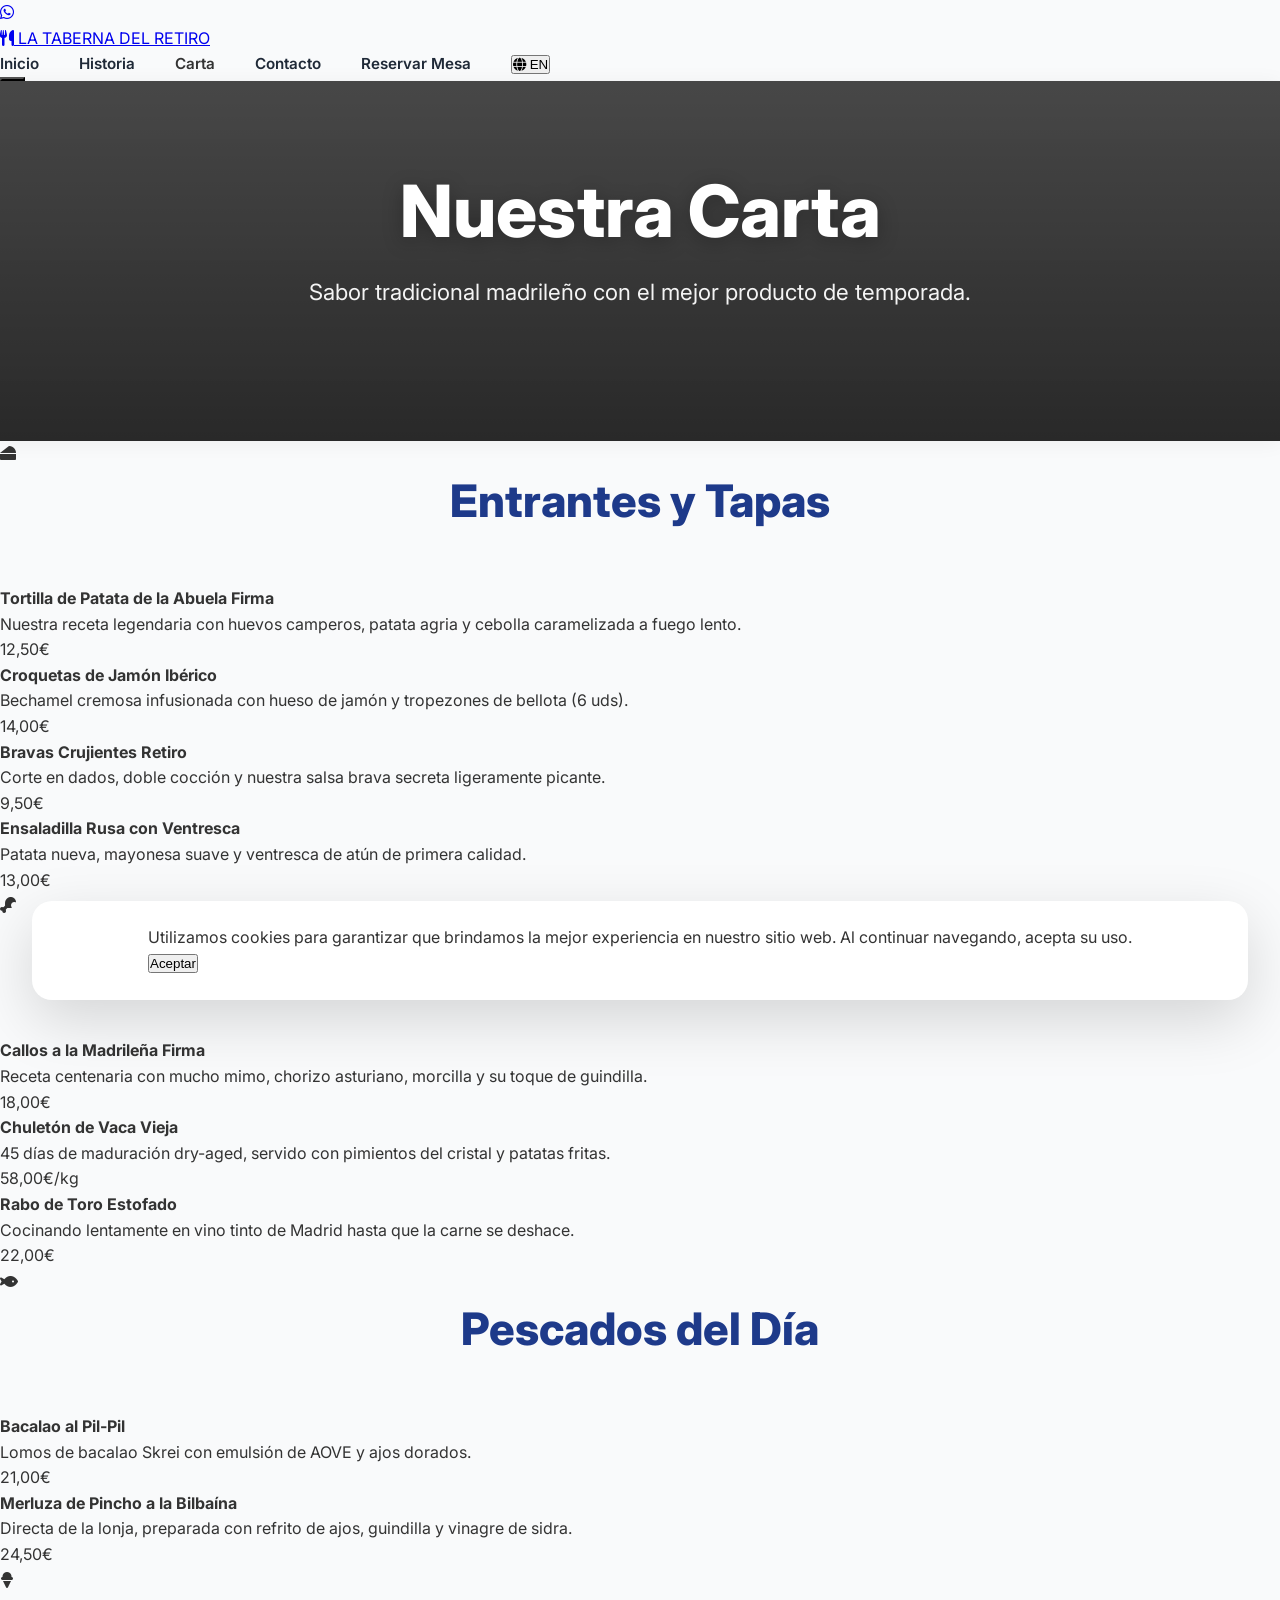
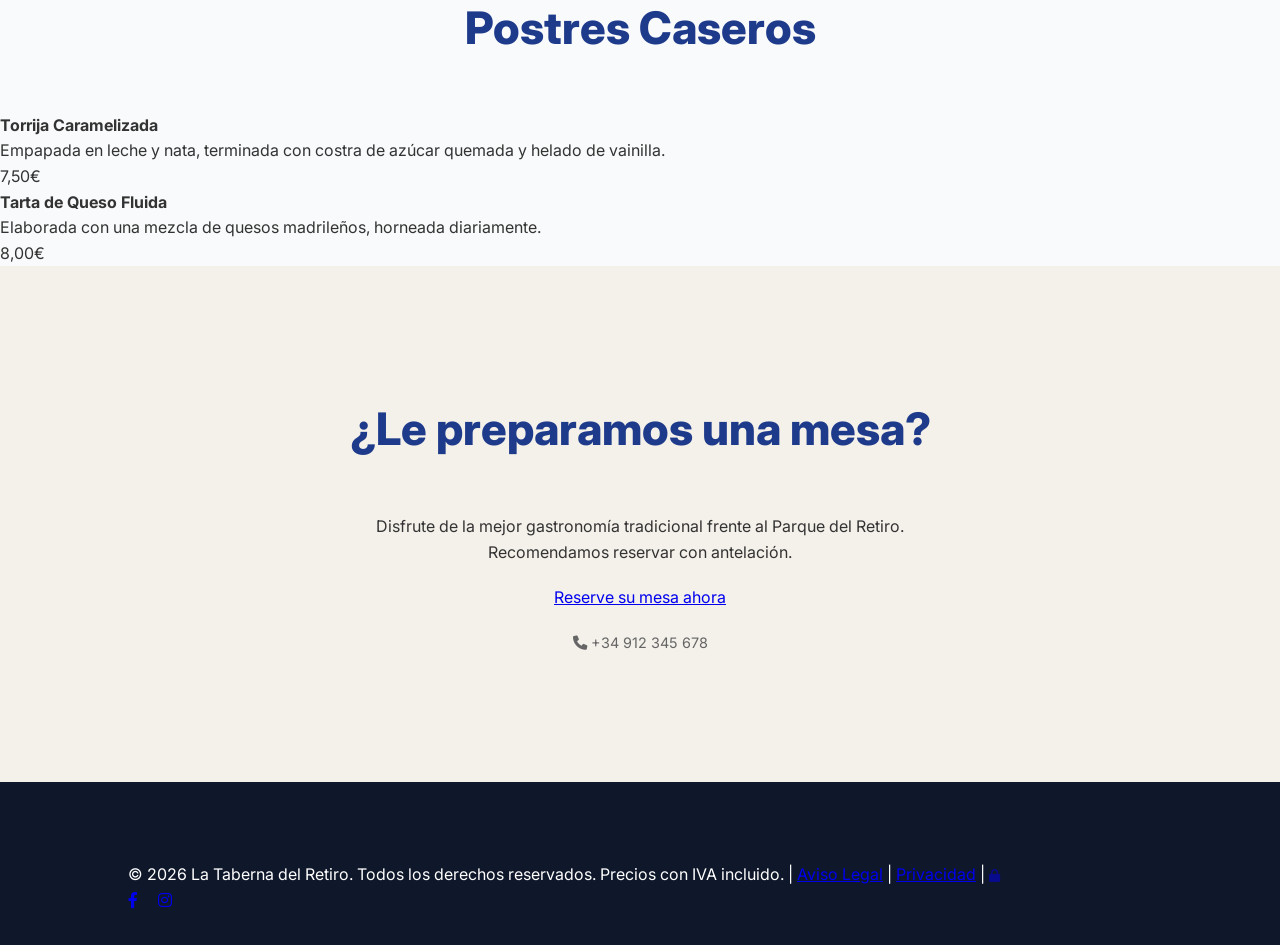
<file: carta.html>
<!DOCTYPE html>
<html lang="es">
<head>
    <meta charset="UTF-8">
    <meta name="viewport" content="width=device-width, initial-scale=1.0">
    <title>Nuestra Carta | Sabores Tradicionales - La Taberna del Retiro</title>
    <meta name="description" content="Explora nuestra carta: desde el auténtico cocido madrileño hasta las mejores croquetas de jamón ibérico. Calidad premium frente al Retiro.">
    <link rel="icon" type="image/svg+xml" href="images/favicon.svg" />
    <!-- Google Fonts -->
    <link href="https://fonts.googleapis.com/css2?family=Inter:wght@400;600;700&family=Playfair+Display:ital,wght@0,700;1,700&display=swap" rel="stylesheet">
    <!-- Font Awesome -->
    <link rel="stylesheet" href="https://cdnjs.cloudflare.com/ajax/libs/font-awesome/6.0.0/css/all.min.css">
    <!-- AOS Animations -->
    <link href="https://unpkg.com/aos@2.3.1/dist/aos.css" rel="stylesheet">
    <link rel="stylesheet" href="styles.css">
</head>
<body>

    <a href="https://wa.me/34912345678" class="whatsapp-float" target="_blank" rel="noopener noreferrer" aria-label="Contactar por WhatsApp">
        <i class="fab fa-whatsapp"></i>
    </a>

    <nav>
        <div class="container">
            <a href="index.html" class="logo">
                <i class="fas fa-utensils" style="color: var(--primary-color);"></i>
                <span>LA TABERNA DEL RETIRO</span>
            </a>
            <ul class="nav-links">
                <li><a href="index.html" data-i18n="nav_home">Inicio</a></li>
                <li><a href="index.html#historia" data-i18n="nav_history">Historia</a></li>
                <li><a href="carta.html" style="color: var(--primary-color);" data-i18n="nav_menu">Carta</a></li>
                <li><a href="reservas.html" data-i18n="nav_contact">Contacto</a></li>
                <li><a href="reservas.html" class="btn-primary" data-i18n="nav_reserve">Reservar Mesa</a></li>

                <li>
                  <button id="lang-toggle" class="lang-switch">
                    <i class="fas fa-globe"></i> <span id="lang-text">EN</span>
                  </button>
                </li>
            </ul>

            <button class="hamburger" id="hamburger" aria-label="Menu">
              <span></span>
              <span></span>
              <span></span>
            </button>
        </div>
    </nav>

    <header class="hero" style="height: 40vh; background-image: linear-gradient(rgba(0,0,0,0.6), rgba(0,0,0,0.6)), url('https://images.unsplash.com/photo-1514362545857-3bc16c4c7d1b?auto=format&fit=crop&w=1920&q=80');">
        <div class="hero-content" data-aos="zoom-in">
            <h1 data-i18n="menu_hero_title">Nuestra Carta</h1>
            <p data-i18n="menu_hero_desc">Sabor tradicional madrileño con el mejor producto de temporada.</p>
        </div>
    </header>

    <main class="section container">
        
        <!-- Entrantes -->
        <div class="menu-category" data-aos="fade-up">
            <div class="menu-category-header">
                <i class="fas fa-cheese"></i>
                <h2 class="serif" data-i18n="cat_starters">Entrantes y Tapas</h2>
            </div>
            <div class="menu-items-grid">
                <div class="menu-item" data-aos="fade-right" data-aos-delay="100">
                    <div class="menu-item-info">
                        <h4 data-i18n="item1_name">Tortilla de Patata de la Abuela <span class="tag-badge" data-i18n="tag_signature">Firma</span></h4>
                        <p data-i18n="item1_desc">Nuestra receta legendaria con huevos camperos, patata agria y cebolla caramelizada a fuego lento.</p>
                    </div>
                    <span class="menu-item-price">12,50€</span>
                </div>
                <div class="menu-item" data-aos="fade-right" data-aos-delay="200">
                    <div class="menu-item-info">
                        <h4 data-i18n="item2_name">Croquetas de Jamón Ibérico</h4>
                        <p data-i18n="item2_desc">Bechamel cremosa infusionada con hueso de jamón y tropezones de bellota (6 uds).</p>
                    </div>
                    <span class="menu-item-price">14,00€</span>
                </div>
                <div class="menu-item" data-aos="fade-right" data-aos-delay="300">
                    <div class="menu-item-info">
                        <h4 data-i18n="item3_name">Bravas Crujientes Retiro</h4>
                        <p data-i18n="item3_desc">Corte en dados, doble cocción y nuestra salsa brava secreta ligeramente picante.</p>
                    </div>
                    <span class="menu-item-price">9,50€</span>
                </div>
                <div class="menu-item" data-aos="fade-right" data-aos-delay="400">
                    <div class="menu-item-info">
                        <h4 data-i18n="item4_name">Ensaladilla Rusa con Ventresca</h4>
                        <p data-i18n="item4_desc">Patata nueva, mayonesa suave y ventresca de atún de primera calidad.</p>
                    </div>
                    <span class="menu-item-price">13,00€</span>
                </div>
            </div>
        </div>

        <!-- Carnes -->
        <div class="menu-category" data-aos="fade-up">
            <div class="menu-category-header">
                <i class="fas fa-drumstick-bite"></i>
                <h2 class="serif" data-i18n="cat_meats">Carnes y Guisos</h2>
            </div>
            <div class="menu-items-grid">
                <div class="menu-item" data-aos="fade-up" data-aos-delay="100">
                    <div class="menu-item-info">
                        <h4 data-i18n="item5_name">Callos a la Madrileña <span class="tag-badge" data-i18n="tag_signature">Firma</span></h4>
                        <p data-i18n="item5_desc">Receta centenaria con mucho mimo, chorizo asturiano, morcilla y su toque de guindilla.</p>
                    </div>
                    <span class="menu-item-price">18,00€</span>
                </div>
                <div class="menu-item" data-aos="fade-up" data-aos-delay="200">
                    <div class="menu-item-info">
                        <h4 data-i18n="item6_name">Chuletón de Vaca Vieja</h4>
                        <p data-i18n="item6_desc">45 días de maduración dry-aged, servido con pimientos del cristal y patatas fritas.</p>
                    </div>
                    <span class="menu-item-price">58,00€/kg</span>
                </div>
                <div class="menu-item" data-aos="fade-up" data-aos-delay="300">
                    <div class="menu-item-info">
                        <h4 data-i18n="item7_name">Rabo de Toro Estofado</h4>
                        <p data-i18n="item7_desc">Cocinando lentamente en vino tinto de Madrid hasta que la carne se deshace.</p>
                    </div>
                    <span class="menu-item-price">22,00€</span>
                </div>
            </div>
        </div>

        <!-- Pescados -->
        <div class="menu-category" data-aos="fade-up">
            <div class="menu-category-header">
                <i class="fas fa-fish"></i>
                <h2 class="serif" data-i18n="cat_fish">Pescados del Día</h2>
            </div>
            <div class="menu-items-grid">
                <div class="menu-item" data-aos="fade-up" data-aos-delay="100">
                    <div class="menu-item-info">
                        <h4 data-i18n="item8_name">Bacalao al Pil-Pil</h4>
                        <p data-i18n="item8_desc">Lomos de bacalao Skrei con emulsión de AOVE y ajos dorados.</p>
                    </div>
                    <span class="menu-item-price">21,00€</span>
                </div>
                <div class="menu-item" data-aos="fade-up" data-aos-delay="200">
                    <div class="menu-item-info">
                        <h4 data-i18n="item9_name">Merluza de Pincho a la Bilbaína</h4>
                        <p data-i18n="item9_desc">Directa de la lonja, preparada con refrito de ajos, guindilla y vinagre de sidra.</p>
                    </div>
                    <span class="menu-item-price">24,50€</span>
                </div>
            </div>
        </div>

        <!-- Postres -->
        <div class="menu-category" data-aos="fade-up">
            <div class="menu-category-header">
                <i class="fas fa-ice-cream"></i>
                <h2 class="serif" data-i18n="cat_desserts">Postres Caseros</h2>
            </div>
            <div class="menu-items-grid">
                <div class="menu-item" data-aos="fade-up" data-aos-delay="100">
                    <div class="menu-item-info">
                        <h4 data-i18n="item10_name">Torrija Caramelizada</h4>
                        <p data-i18n="item10_desc">Empapada en leche y nata, terminada con costra de azúcar quemada y helado de vainilla.</p>
                    </div>
                    <span class="menu-item-price">7,50€</span>
                </div>
                <div class="menu-item" data-aos="fade-up" data-aos-delay="200">
                    <div class="menu-item-info">
                        <h4 data-i18n="item11_name">Tarta de Queso Fluida</h4>
                        <p data-i18n="item11_desc">Elaborada con una mezcla de quesos madrileños, horneada diariamente.</p>
                    </div>
                    <span class="menu-item-price">8,00€</span>
                </div>
            </div>
        </div>

    </main>

    <section class="reservation-teaser" style="background-color: #f4f1ea; color: var(--text-color);">
        <div class="container">
            <div class="reservation-form-container" style="max-width: 600px; margin: 0 auto; text-align: center;">
                <h2 class="serif" data-i18n="menu_teaser_title">¿Le preparamos una mesa?</h2>
                <p data-i18n="menu_teaser_desc">Disfrute de la mejor gastronomía tradicional frente al Parque del Retiro. Recomendamos reservar con antelación.</p>
                <a href="reservas.html" class="btn-primary" style="display: inline-block; margin-top: 20px;" data-i18n="btn_reserve_now">Reserve su mesa ahora</a>
                <p style="margin-top: 20px; font-size: 0.9rem; color: #666;"><i class="fas fa-phone"></i> +34 912 345 678</p>
            </div>
        </div>
    </section>

    <footer>
        <div class="container footer-bottom">
            <p>
                © 2026 La Taberna del Retiro. 
                <span data-i18n="footer_rights_prices">Todos los derechos reservados. Precios con IVA incluido.</span> | 
                <a href="legal.html" data-i18n="legal">Aviso Legal</a> | 
                <a href="privacidad.html" data-i18n="privacy">Privacidad</a> |
                <a href="admin.html" aria-label="Admin" rel="nofollow" style="text-decoration: none;"><i class="fas fa-lock" style="color: inherit; opacity: 0.5; font-size: 0.8rem;"></i></a>
            </p>
            <div style="display: flex; gap: 20px;">
                <a href="#" aria-label="Facebook"><i class="fab fa-facebook-f"></i></a>
                <a href="#" aria-label="Instagram"><i class="fab fa-instagram"></i></a>
            </div>
        </div>
    </footer>

    <!-- Cookie Banner -->
    <div id="cookie-banner" class="cookie-banner">
        <div class="container">
            <div class="cookie-content">
                <p data-i18n="cookie_text">Utilizamos cookies para garantizar que brindamos la mejor experiencia en nuestro sitio web. Al continuar navegando, acepta su uso.</p>
            </div>
            <div class="cookie-actions">
                <button id="accept-cookies" class="btn-primary" data-i18n="cookie_accept">Aceptar</button>
            </div>
        </div>
    </div>

    <script src="https://unpkg.com/aos@2.3.1/dist/aos.js"></script>
    <script>
        AOS.init({
            duration: 800,
            once: true
        });
    </script>
    <script src="script.js"></script>
</body>
</html>
</file>
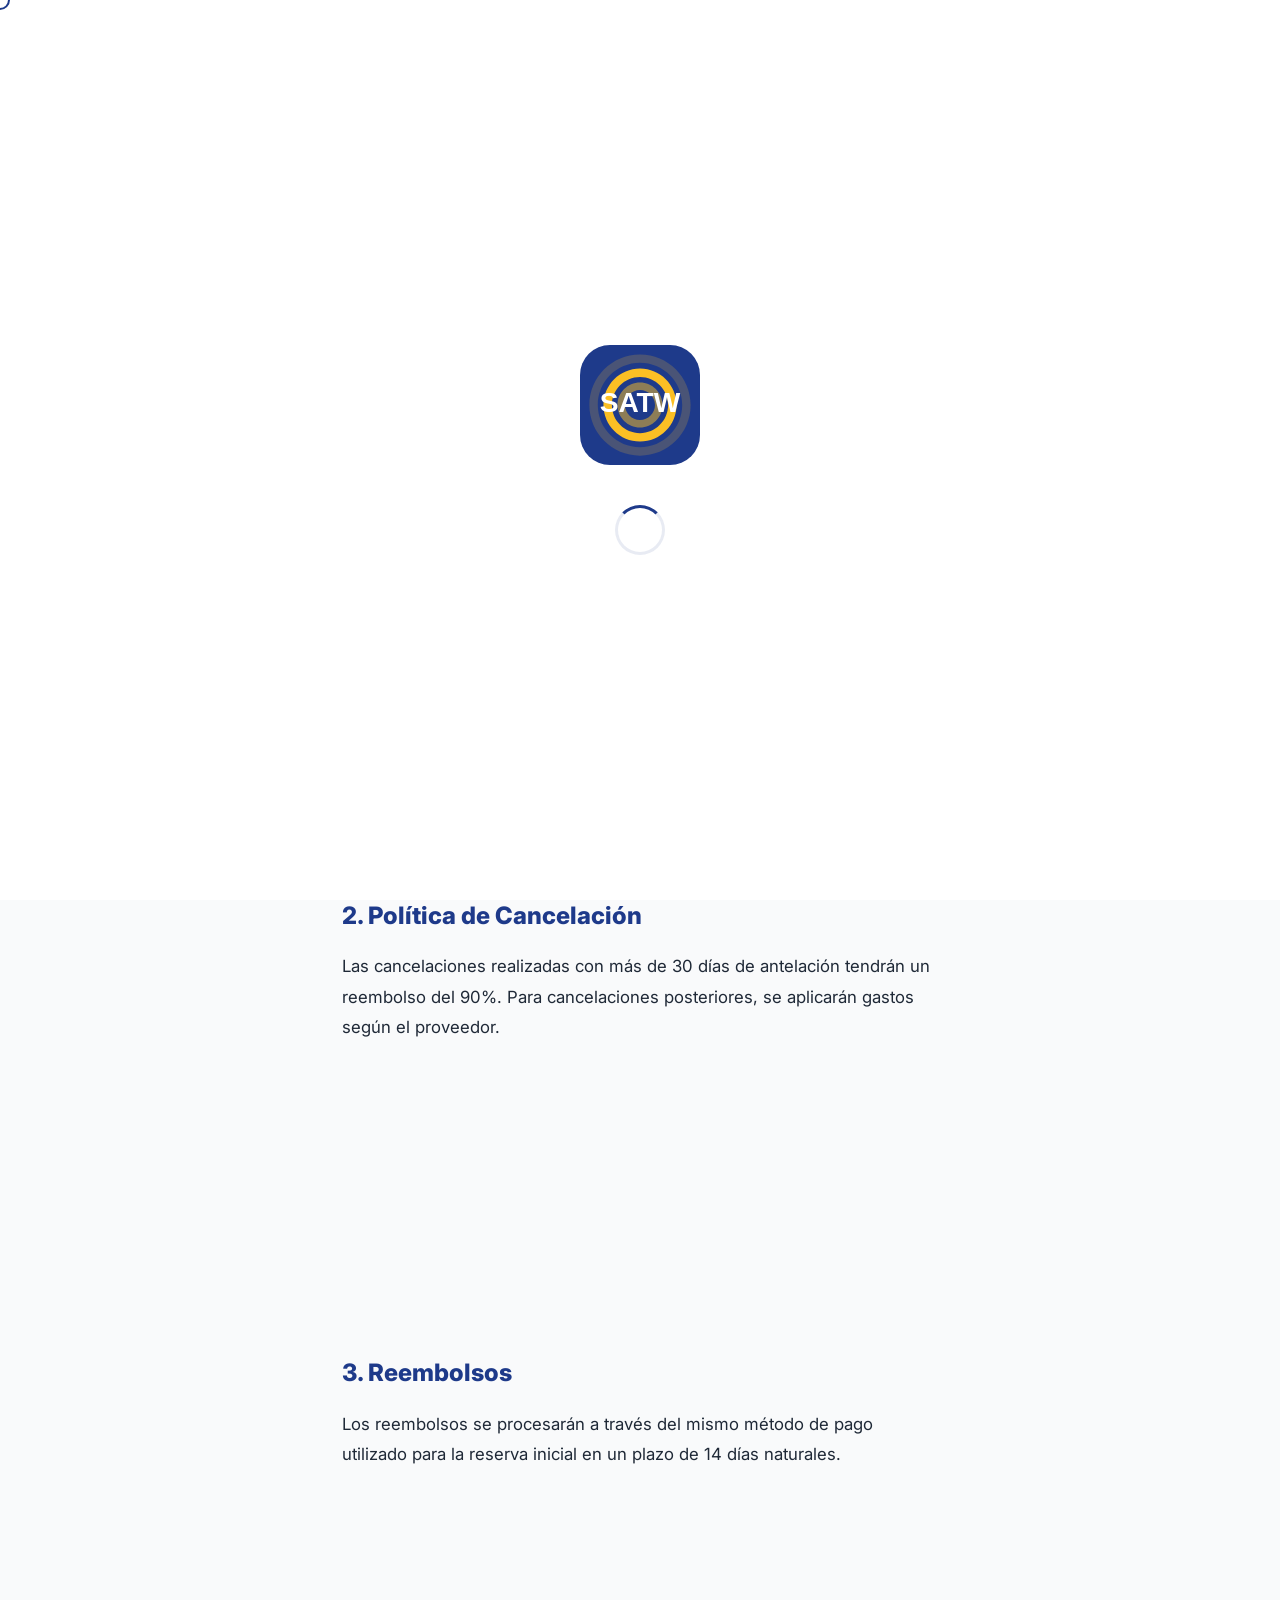
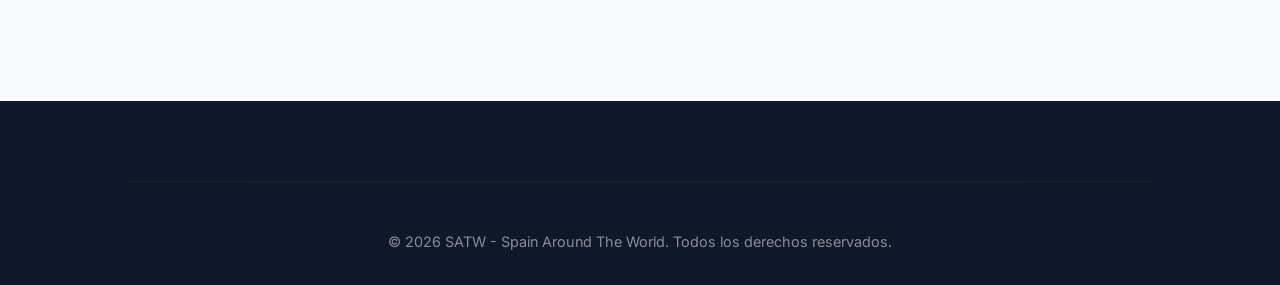
<file: condiciones-contratacion.html>
<!DOCTYPE html>
<html lang="es">
<head>
    <meta charset="UTF-8">
    <meta name="viewport" content="width=device-width, initial-scale=1.0">
    <title>Condiciones de Contratación | SATW - Spain Around The World</title>
    <link rel="stylesheet" href="https://cdnjs.cloudflare.com/ajax/libs/font-awesome/6.5.1/css/all.min.css">
    <link href="https://fonts.googleapis.com/css2?family=Inter:wght@300;400;500;600;700;800&display=swap" rel="stylesheet">
    <link rel="stylesheet" href="styles.css">
    <script src="script.js" defer></script>
    <link rel="icon" type="image/svg+xml" href="images/favicon.svg" />
    <style>
        .legal-content {
            padding: 120px 10% 80px;
            max-width: 1000px;
            margin: 0 auto;
        }
        .legal-content h1 {
            color: var(--primary-dark);
            margin-bottom: 2rem;
            font-size: 2.5rem;
        }
        .legal-content h2 {
            text-align: left;
            font-size: 1.5rem;
            margin: 2rem 0 1rem;
            color: var(--primary-dark);
        }
        .legal-content p, .legal-content ul {
            margin-bottom: 1.5rem;
            color: var(--text-dark);
        }
    </style>
</head>
<body class="loading">
    <div id="splash-screen">
        <div class="splash-content">
            <img src="images/favicon.svg" alt="SATW Logo" class="splash-logo" />
            <div class="splash-loader"></div>
        </div>
    </div>
    <div class="custom-cursor"></div>

    <header>
        <nav>
            <div class="logo">
                <a href="index.html" class="logo-link" aria-label="Volver al inicio">
                    <img src="images/favicon.svg" alt="SATW Logo" class="logo-image" />
                    <div class="logo-text">
                        <span class="logo-main">SATW</span>
                        <span class="logo-sub">Spain Around The World</span>
                    </div>
                </a>
            </div>
        </nav>
    </header>

    <main class="legal-content">
        <h1 data-i18n="terms_title">Condiciones Generales de Contratación</h1>
        
        <section>
            <h2 data-i18n="terms_booking_title">1. Reservas</h2>
            <p data-i18n="terms_booking_p">Para realizar una reserva, el usuario deberá completar el formulario de contacto o reserva y realizar el pago del depósito indicado en el itinerario personalizado.</p>
        </section>

        <section>
            <h2 data-i18n="terms_cancel_title">2. Política de Cancelación</h2>
            <p data-i18n="terms_cancel_p">Las cancelaciones realizadas con más de 30 días de antelación tendrán un reembolso del 90%. Para cancelaciones posteriores, se aplicarán gastos según el proveedor.</p>
        </section>

        <section>
            <h2 data-i18n="terms_refund_title">3. Reembolsos</h2>
            <p data-i18n="terms_refund_p">Los reembolsos se procesarán a través del mismo método de pago utilizado para la reserva inicial en un plazo de 14 días naturales.</p>
        </section>
    </main>

    <footer>
        <div class="footer-content">
            <p class="copyright" data-i18n="footer_copy">
                © 2026 SATW - Spain Around The World. Todos los derechos reservados.
            </p>
        </div>
    </footer>
</body>
</html>
</file>
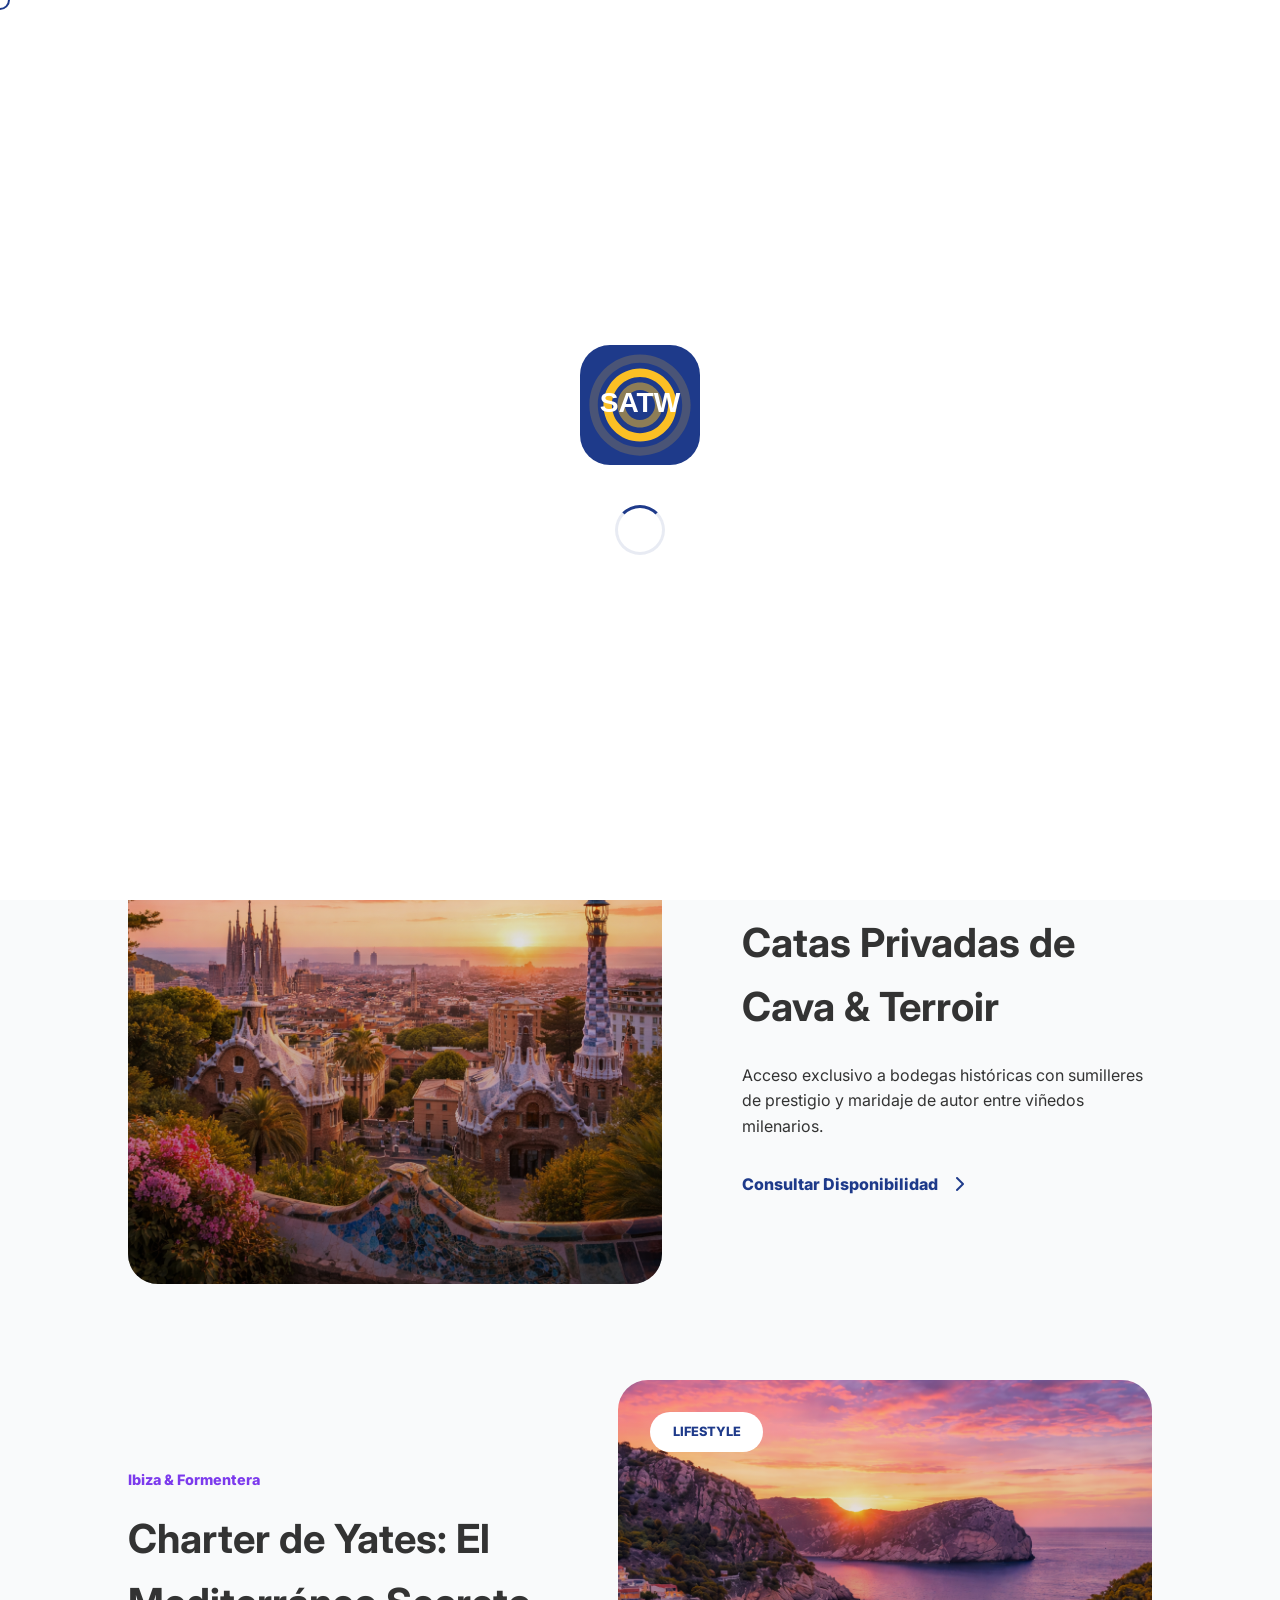
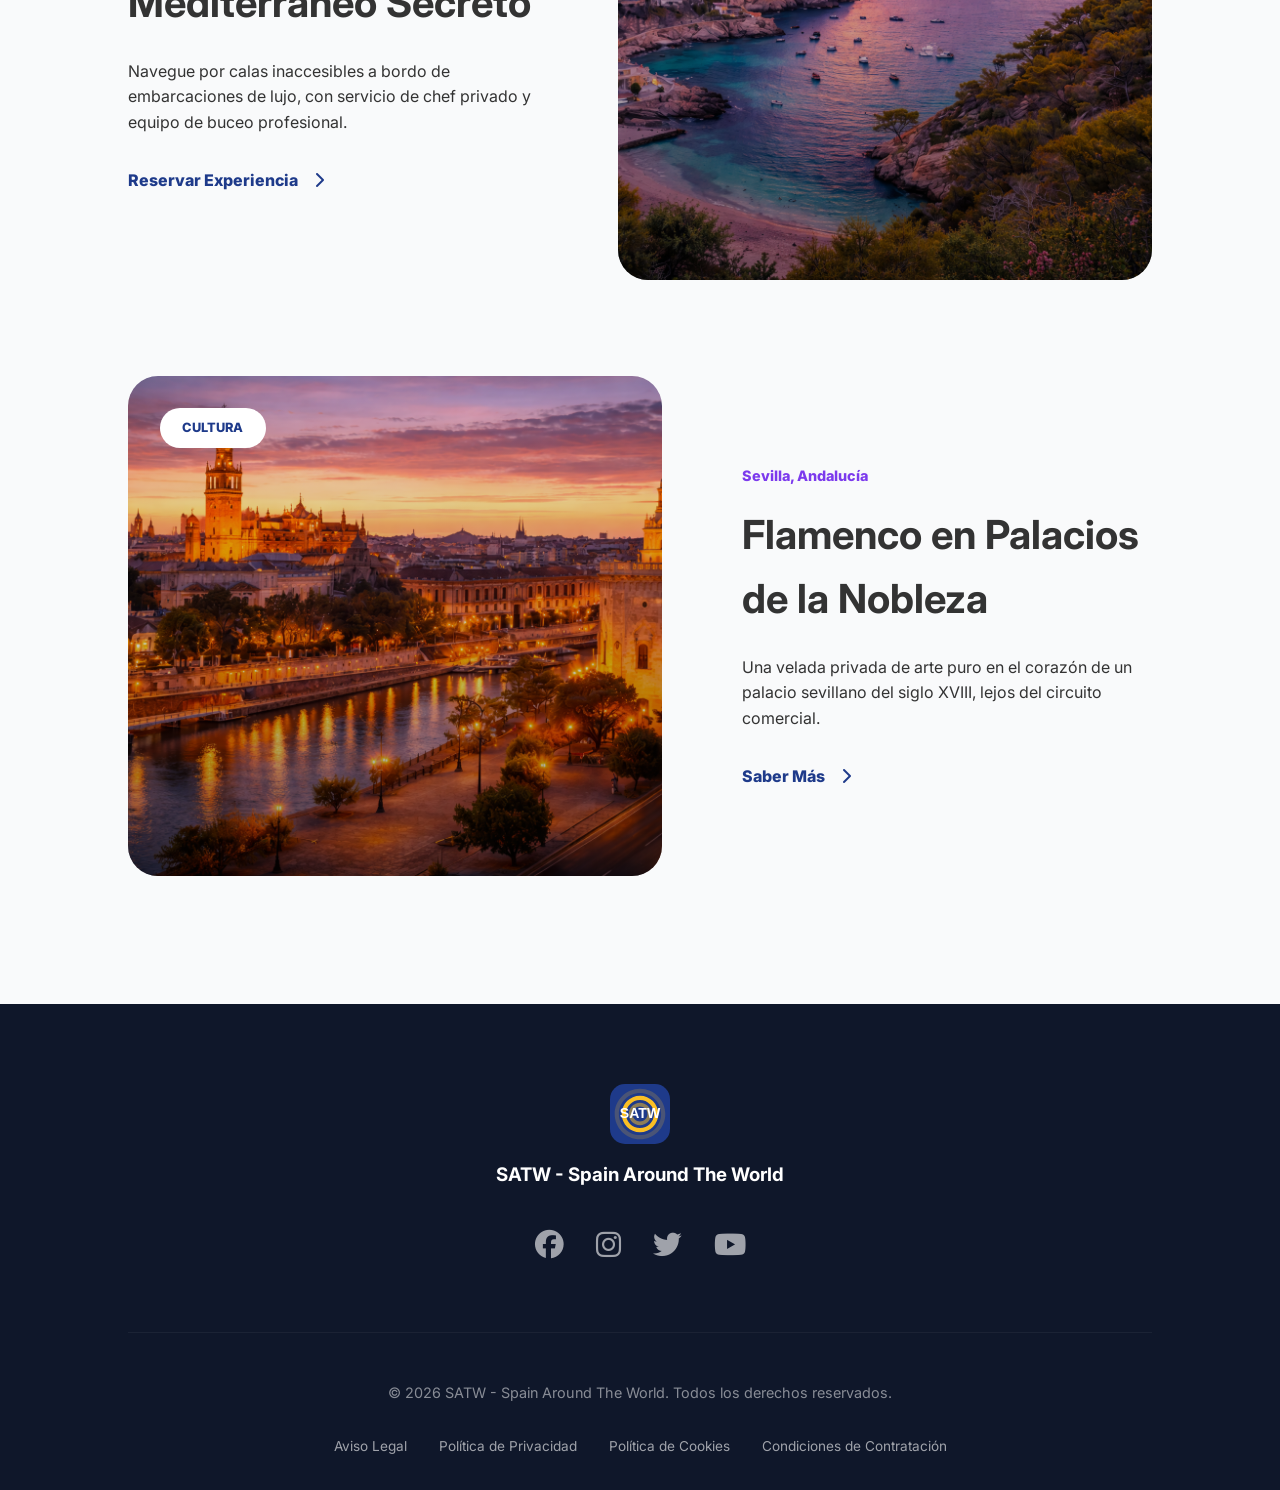
<file: experiencias.html>
<!doctype html>
<html lang="es">
  <head>
    <meta charset="UTF-8" />
    <meta name="viewport" content="width=device-width, initial-scale=1.0" />
    <title data-i18n="title_exp">
      Experiencias Exclusivas | SATW - Spain Around The World
    </title>
    <meta
      name="description"
      content="Descubre nuestra colección de experiencias exclusivas en España: catas privadas, vuelos en globo, yates de lujo y más."
      data-i18n="desc_exp"
    />
    <link rel="canonical" href="https://satw.travel/experiencias.html" />
    <link
      rel="stylesheet"
      href="https://cdnjs.cloudflare.com/ajax/libs/font-awesome/6.5.1/css/all.min.css"
    />
    <link href="https://fonts.googleapis.com/css2?family=Inter:wght@300;400;500;600;700;800&display=swap" rel="stylesheet">
    <link rel="stylesheet" href="styles.css" />
    <script src="script.js" defer></script>
    <link rel="icon" type="image/svg+xml" href="images/favicon.svg" />
  </head>
  <body class="loading">
    <!-- Splash Screen -->
    <div id="splash-screen">
      <div class="splash-content">
        <img src="images/favicon.svg" alt="SATW Logo" class="splash-logo" />
        <div class="splash-loader"></div>
      </div>
    </div>

    <div class="custom-cursor"></div>

    <!-- Header -->
    <header class="scrolled">
      <nav>
        <div class="logo">
          <a href="index.html" class="logo-link" aria-label="Volver al inicio">
            <img src="images/favicon.svg" alt="SATW Logo" class="logo-image" />
            <div class="logo-text">
              <span class="logo-main">SATW</span>
              <span class="logo-sub">Spain Around The World</span>
            </div>
          </a>
        </div>
        <input
          type="checkbox"
          id="nav-toggle"
          class="nav-toggle-input"
          aria-hidden="true"
        />
        <label for="nav-toggle" class="nav-toggle" aria-label="Abrir menú">
          <span class="hamburger"></span>
        </label>
        <ul id="primary-navigation" class="nav-links">
          <li><a href="index.html" data-i18n="nav_home">Inicio</a></li>
          <li>
            <a href="experiencias.html" class="active" data-i18n="nav_exp"
              >Experiencias</a
            >
          </li>
          <li><a href="blog.html" data-i18n="nav_blog">Inspiración</a></li>
          <li><a href="index.html#faq" data-i18n="nav_faq">FAQ</a></li>
          <li>
            <div class="lang-selector">
              <span class="current-lang"
                >ES <i class="fa-solid fa-chevron-down"></i
              ></span>
              <ul class="lang-dropdown">
                <li><a href="#" data-lang="es">Español</a></li>
                <li><a href="#" data-lang="en">English</a></li>
                <li><a href="#" data-lang="fr">Français</a></li>
                <li><a href="#" data-lang="nl">Nederlands</a></li>
              </ul>
            </div>
          </li>
          <li>
            <a
              href="index.html#contacto"
              class="nav-cta"
              data-i18n="nav_contact"
              >Contacto</a
            >
          </li>
        </ul>
      </nav>
    </header>

    <main>
      <section class="hero-sub exp-bg">
        <div class="hero-content">
          <h1 data-i18n="exp_hero_h1">Experiencias Curadas</h1>
          <p data-i18n="exp_hero_p">
            Momentos diseñados para ser eternos, en los escenarios más bellos de
            España.
          </p>
        </div>
      </section>

      <section class="experiences-gallery">
        <div class="section-header reveal">
          <h2 data-i18n="exp_title">Colección Privada</h2>
          <p class="section-subtitle" data-i18n="exp_subtitle">
            Una selección artesanal de vivencias que desafían lo ordinario.
          </p>
        </div>

        <div class="experiences-container">
          <article class="experience-item reveal">
            <div class="experience-visual">
              <img src="images/paisaje barcelona.png" alt="Catas Privadas" />
              <div class="experience-overlay"></div>
              <span class="experience-label" data-i18n="label_gastronomy"
                >Gastronomía</span
              >
            </div>
            <div class="experience-text">
              <span class="experience-location" data-i18n="exp_card_1_loc"
                >El Penedés, Cataluña</span
              >
              <h3 data-i18n="exp_card_1_h">Catas Privadas de Cava & Terroir</h3>
              <p data-i18n="exp_card_1_p">
                Acceso exclusivo a bodegas históricas con sumilleres de
                prestigio y maridaje de autor entre viñedos milenarios.
              </p>
              <a
                href="index.html#contacto"
                class="experience-cta"
                data-i18n="exp_cta_1"
                >Consultar Disponibilidad
                <i class="fa-solid fa-chevron-right"></i
              ></a>
            </div>
          </article>

          <article class="experience-item reveal inverted">
            <div class="experience-visual">
              <img
                src="images/paisaje islas baleares.png"
                alt="Charter Yates"
              />
              <div class="experience-overlay"></div>
              <span class="experience-label" data-i18n="label_lifestyle"
                >Lifestyle</span
              >
            </div>
            <div class="experience-text">
              <span class="experience-location" data-i18n="exp_card_2_loc"
                >Ibiza & Formentera</span
              >
              <h3 data-i18n="exp_card_2_h">
                Charter de Yates: El Mediterráneo Secreto
              </h3>
              <p data-i18n="exp_card_2_p">
                Navegue por calas inaccesibles a bordo de embarcaciones de lujo,
                con servicio de chef privado y equipo de buceo profesional.
              </p>
              <a
                href="index.html#contacto"
                class="experience-cta"
                data-i18n="exp_cta_2"
                >Reservar Experiencia <i class="fa-solid fa-chevron-right"></i
              ></a>
            </div>
          </article>

          <article class="experience-item reveal">
            <div class="experience-visual">
              <img src="images/paisaje sevilla.png" alt="Flamenco" />
              <div class="experience-overlay"></div>
              <span class="experience-label" data-i18n="label_culture"
                >Cultura</span
              >
            </div>
            <div class="experience-text">
              <span class="experience-location" data-i18n="exp_card_3_loc"
                >Sevilla, Andalucía</span
              >
              <h3 data-i18n="exp_card_3_h">
                Flamenco en Palacios de la Nobleza
              </h3>
              <p data-i18n="exp_card_3_p">
                Una velada privada de arte puro en el corazón de un palacio
                sevillano del siglo XVIII, lejos del circuito comercial.
              </p>
              <a
                href="index.html#contacto"
                class="experience-cta"
                data-i18n="exp_cta_3"
                >Saber Más <i class="fa-solid fa-chevron-right"></i
              ></a>
            </div>
          </article>
        </div>
      </section>
    </main>

    <footer>
      <div class="footer-content">
        <div class="footer-logo">
          <img
            src="images/favicon.svg"
            alt=""
            class="logo-image"
            aria-hidden="true"
          />
          <h3 data-i18n="footer_h3">SATW - Spain Around The World</h3>
        </div>
        <div class="social-links">
          <a href="#" aria-label="Facebook"><i class="fab fa-facebook"></i></a>
          <a href="#" aria-label="Instagram"
            ><i class="fab fa-instagram"></i
          ></a>
          <a href="#" aria-label="Twitter"><i class="fab fa-twitter"></i></a>
          <a href="#" aria-label="YouTube"><i class="fab fa-youtube"></i></a>
        </div>
        <p class="copyright" data-i18n="footer_copy">
          © 2026 SATW. Todos los derechos reservados.
        </p>
        <div class="footer-legal-links">
          <a href="aviso-legal.html" data-i18n="legal_notice">Aviso Legal</a>
          <a href="politica-privacidad.html" data-i18n="privacy_policy">Política de Privacidad</a>
          <a href="politica-cookies.html" data-i18n="cookies_policy">Política de Cookies</a>
          <a href="condiciones-contratacion.html" data-i18n="terms_conditions">Condiciones de Contratación</a>
        </div>
      </div>
    </footer>
  </body>
</html>
</file>
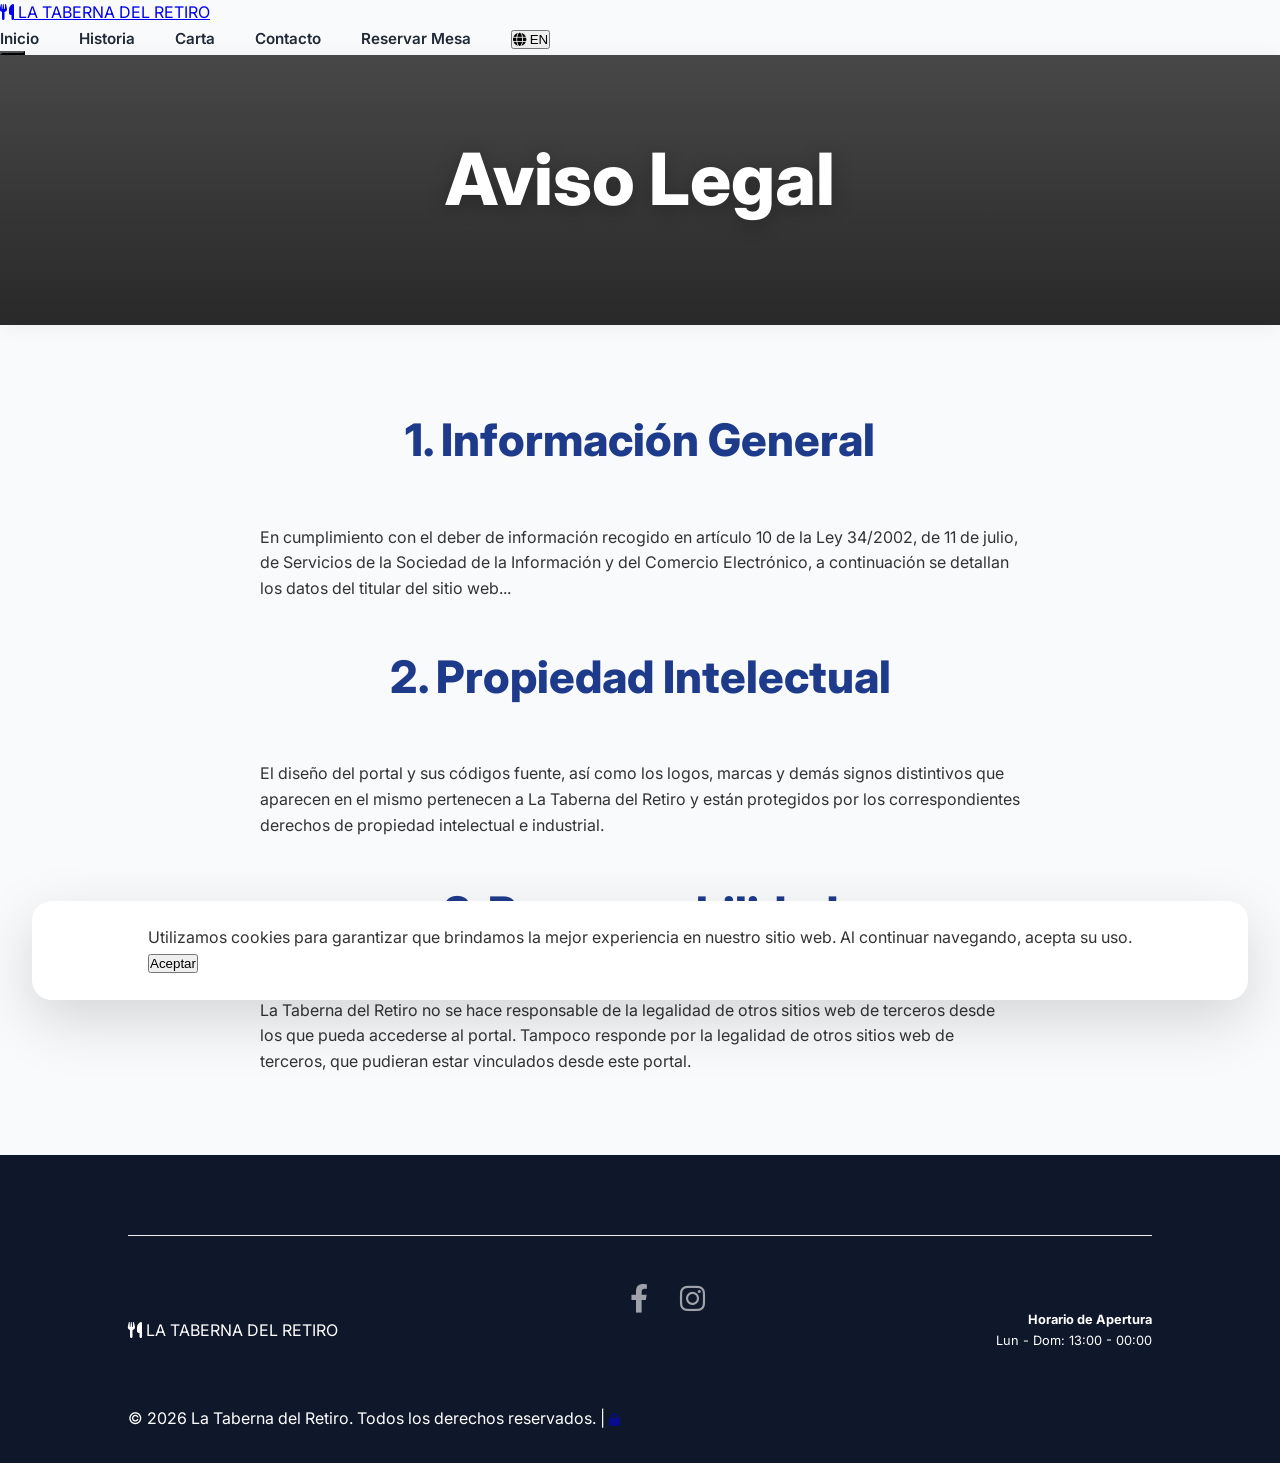
<file: legal.html>
<!DOCTYPE html>
<html lang="es">
<head>
    <meta charset="UTF-8">
    <meta name="viewport" content="width=device-width, initial-scale=1.0">
    <title data-i18n="legal_title">Aviso Legal | La Taberna del Retiro</title>
    <link rel="icon" type="image/svg+xml" href="images/favicon.svg" />
    <link rel="stylesheet" href="styles.css">
    <link rel="stylesheet" href="https://cdnjs.cloudflare.com/ajax/libs/font-awesome/6.0.0/css/all.min.css">
    <link href="https://unpkg.com/aos@2.3.1/dist/aos.css" rel="stylesheet">
    <link href="https://fonts.googleapis.com/css2?family=Inter:wght@300;400;600;700&family=Playfair+Display:wght@700&display=swap" rel="stylesheet">
</head>
<body>
    <nav>
        <div class="container">
            <a href="index.html" class="logo">
                <i class="fas fa-utensils"></i>
                <span>LA TABERNA DEL RETIRO</span>
            </a>
            <ul class="nav-links">
                <li><a href="index.html" data-i18n="nav_home">Inicio</a></li>
                <li><a href="index.html#historia" data-i18n="nav_history">Historia</a></li>
                <li><a href="carta.html" data-i18n="nav_menu">Carta</a></li>
                <li><a href="reservas.html" data-i18n="nav_contact">Contacto</a></li>
                <li><a href="reservas.html" class="btn-primary" data-i18n="nav_reserve">Reservar Mesa</a></li>

                <li>
                  <button id="lang-toggle" class="lang-switch">
                    <i class="fas fa-globe"></i> <span id="lang-text">EN</span>
                  </button>
                </li>
            </ul>

            <button class="hamburger" id="hamburger" aria-label="Menu">
                <span></span>
                <span></span>
                <span></span>
            </button>
        </div>
    </nav>

    <header class="hero" style="height: 30vh; background-image: linear-gradient(rgba(0,0,0,0.6), rgba(0,0,0,0.6)), url('https://images.unsplash.com/photo-1514362545857-3bc16c4c7d1b?auto=format&fit=crop&w=1920&q=80');">
        <div class="hero-content" data-aos="zoom-in">
            <h1 data-i18n="legal_hero_title">Aviso Legal</h1>
        </div>
    </header>

    <main class="container" style="padding: 80px 20px; max-width: 800px; margin: 0 auto;">
        <div data-aos="fade-up">
            <h2 class="serif" data-i18n="legal_sec1_title">1. Información General</h2>
            <p data-i18n="legal_sec1_text">En cumplimiento con el deber de información recogido en artículo 10 de la Ley 34/2002, de 11 de julio, de Servicios de la Sociedad de la Información y del Comercio Electrónico, a continuación se detallan los datos del titular del sitio web...</p>
            
            <h2 class="serif" style="margin-top: 40px;" data-i18n="legal_sec2_title">2. Propiedad Intelectual</h2>
            <p data-i18n="legal_sec2_text">El diseño del portal y sus códigos fuente, así como los logos, marcas y demás signos distintivos que aparecen en el mismo pertenecen a La Taberna del Retiro y están protegidos por los correspondientes derechos de propiedad intelectual e industrial.</p>
            
            <h2 class="serif" style="margin-top: 40px;" data-i18n="legal_sec3_title">3. Responsabilidad</h2>
            <p data-i18n="legal_sec3_text">La Taberna del Retiro no se hace responsable de la legalidad de otros sitios web de terceros desde los que pueda accederse al portal. Tampoco responde por la legalidad de otros sitios web de terceros, que pudieran estar vinculados desde este portal.</p>
        </div>
    </main>

    <footer>
        <div class="container" style="display: flex; justify-content: space-between; align-items: center; padding-top: 40px; border-top: 1px solid #eee;">
            <div class="logo">
                <i class="fas fa-utensils" style="color: var(--primary-color);"></i> <span data-i18n="footer_logo">LA TABERNA DEL RETIRO</span>
            </div>
            <div class="social-links">
                <a href="#" aria-label="Facebook"><i class="fab fa-facebook-f"></i></a>
                <a href="#" aria-label="Instagram"><i class="fab fa-instagram"></i></a>
            </div>
            <div style="text-align: right; font-size: 0.8rem;">
                <strong data-i18n="footer_hours_title">Horario de Apertura</strong><br>
                <span data-i18n="mon_sun">Lun - Dom</span>: 13:00 - 00:00
            </div>
        </div>
        <div class="container footer-bottom" style="justify-content: center; border-top: none; padding-top: 20px;">
            <p>© 2026 La Taberna del Retiro. <span data-i18n="all_rights">Todos los derechos reservados.</span> | <a href="admin.html" aria-label="Admin" rel="nofollow" style="text-decoration: none;"><i class="fas fa-lock" style="color: inherit; opacity: 0.5; font-size: 0.8rem;"></i></a></p>
        </div>
    </footer>

    <!-- Cookie Banner -->
    <div id="cookie-banner" class="cookie-banner">
        <div class="container">
            <div class="cookie-content">
                <p data-i18n="cookie_text">Utilizamos cookies para garantizar que brindamos la mejor experiencia en nuestro sitio web. Al continuar navegando, acepta su uso.</p>
            </div>
            <div class="cookie-actions">
                <button id="accept-cookies" class="btn-primary" data-i18n="cookie_accept">Aceptar</button>
            </div>
        </div>
    </div>

    <script src="https://unpkg.com/aos@2.3.1/dist/aos.js"></script>
    <script>
        AOS.init({
            duration: 800,
            once: true
        });
    </script>
    <script src="script.js"></script>
</body>
</html>
</file>
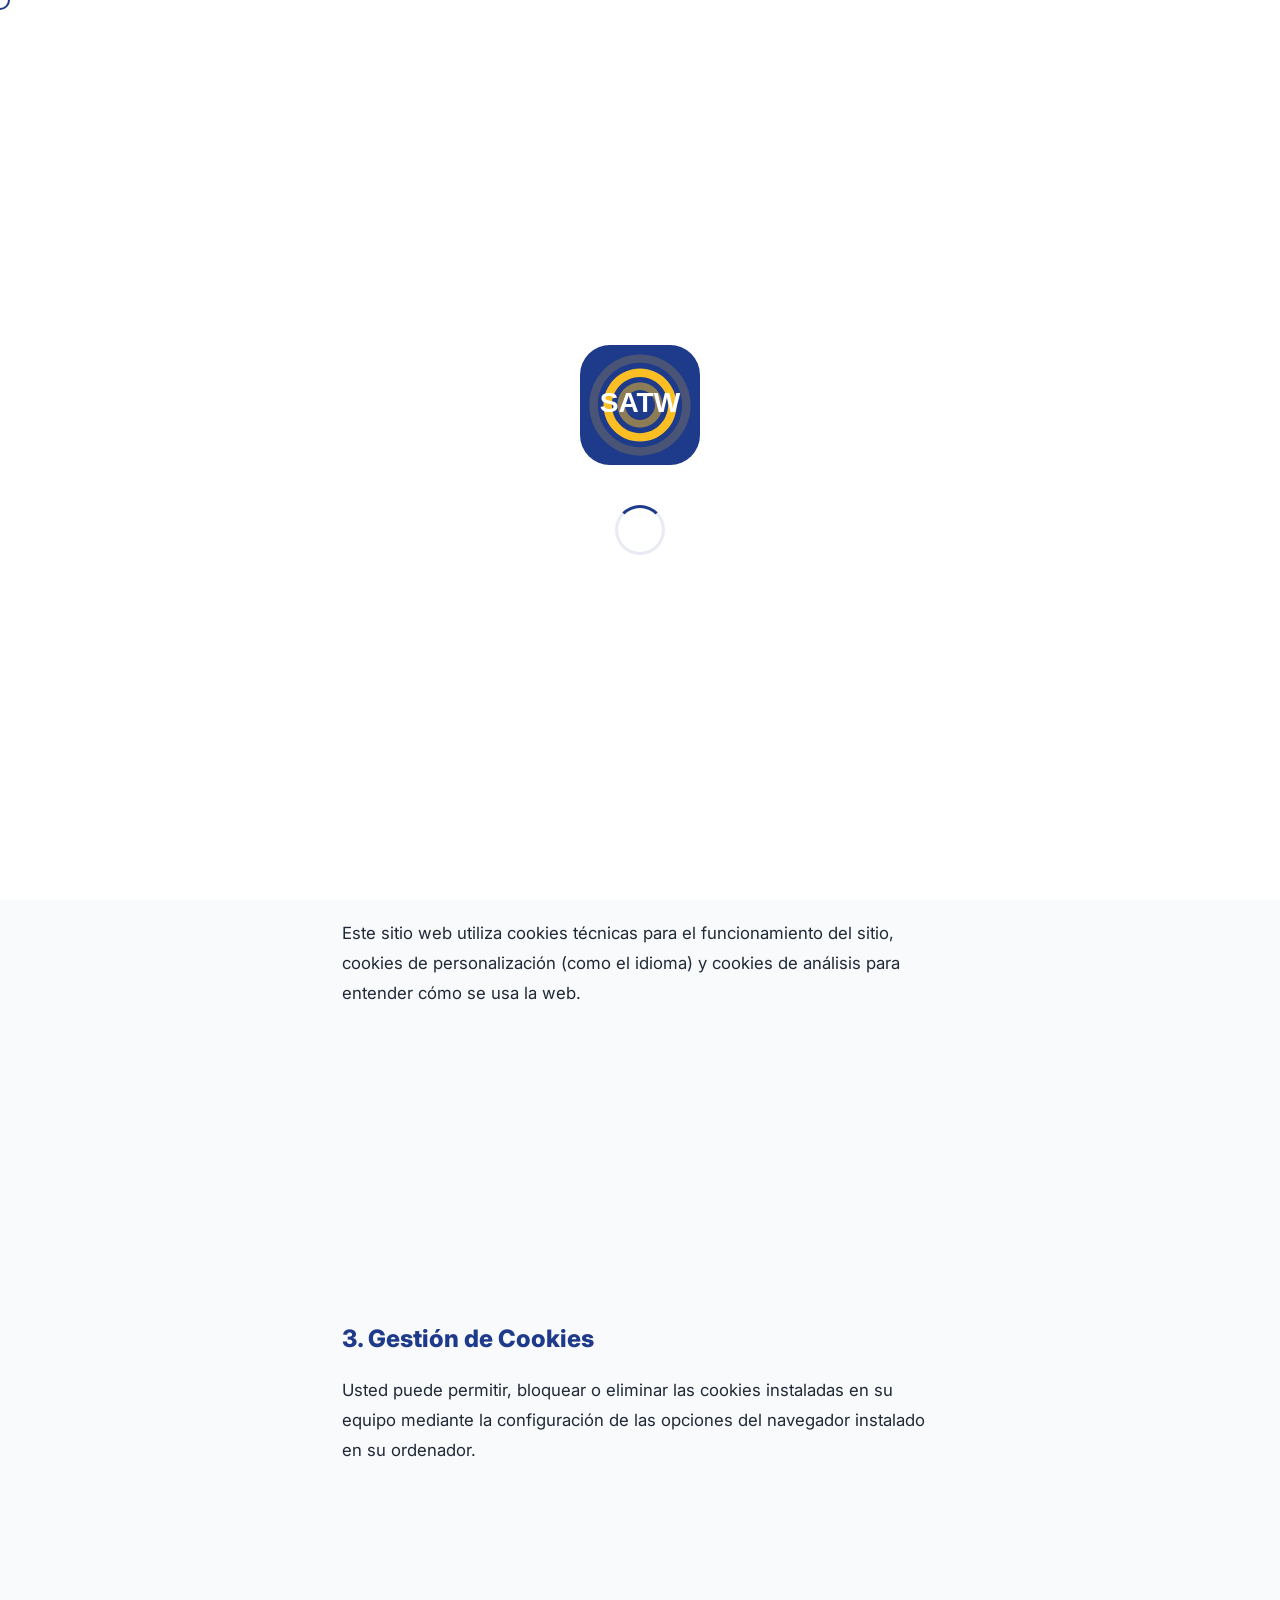
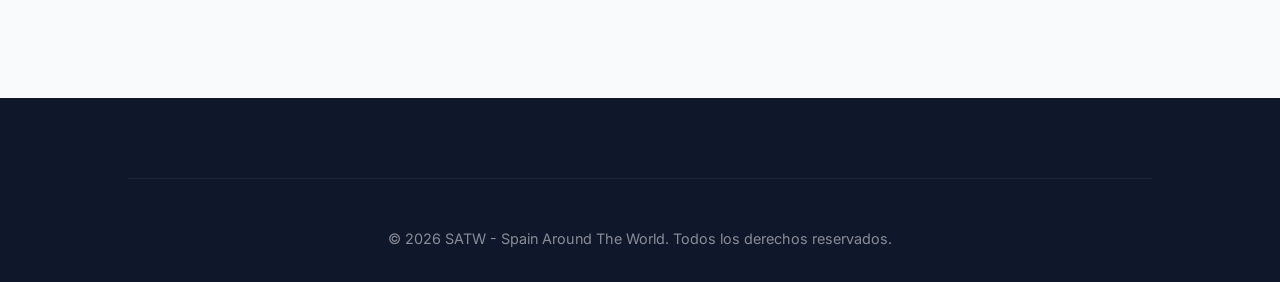
<file: politica-cookies.html>
<!DOCTYPE html>
<html lang="es">
<head>
    <meta charset="UTF-8">
    <meta name="viewport" content="width=device-width, initial-scale=1.0">
    <title>Política de Cookies | SATW - Spain Around The World</title>
    <link rel="stylesheet" href="https://cdnjs.cloudflare.com/ajax/libs/font-awesome/6.5.1/css/all.min.css">
    <link href="https://fonts.googleapis.com/css2?family=Inter:wght@300;400;500;600;700;800&display=swap" rel="stylesheet">
    <link rel="stylesheet" href="styles.css">
    <script src="script.js" defer></script>
    <link rel="icon" type="image/svg+xml" href="images/favicon.svg" />
    <style>
        .legal-content {
            padding: 120px 10% 80px;
            max-width: 1000px;
            margin: 0 auto;
        }
        .legal-content h1 {
            color: var(--primary-dark);
            margin-bottom: 2rem;
            font-size: 2.5rem;
        }
        .legal-content h2 {
            text-align: left;
            font-size: 1.5rem;
            margin: 2rem 0 1rem;
            color: var(--primary-dark);
        }
    </style>
</head>
<body class="loading">
    <div id="splash-screen">
        <div class="splash-content">
            <img src="images/favicon.svg" alt="SATW Logo" class="splash-logo" />
            <div class="splash-loader"></div>
        </div>
    </div>
    <div class="custom-cursor"></div>

    <header>
        <nav>
            <div class="logo">
                <a href="index.html" class="logo-link" aria-label="Volver al inicio">
                    <img src="images/favicon.svg" alt="SATW Logo" class="logo-image" />
                    <div class="logo-text">
                        <span class="logo-main">SATW</span>
                        <span class="logo-sub">Spain Around The World</span>
                    </div>
                </a>
            </div>
        </nav>
    </header>

    <main class="legal-content">
        <h1 data-i18n="cookies_policy_title">Política de Cookies</h1>
        
        <section>
            <h2 data-i18n="cookies_info_title">1. ¿Qué son las cookies?</h2>
            <p data-i18n="cookies_info_p">Una cookie es un fichero que se descarga en su ordenador al acceder a determinadas páginas web. Las cookies permiten a una página web, entre otras cosas, almacenar y recuperar información sobre los hábitos de navegación de un usuario o de su equipo.</p>
        </section>

        <section>
            <h2 data-i18n="cookies_types_title">2. Tipos de Cookies</h2>
            <p data-i18n="cookies_types_p">Este sitio web utiliza cookies técnicas para el funcionamiento del sitio, cookies de personalización (como el idioma) y cookies de análisis para entender cómo se usa la web.</p>
        </section>

        <section>
            <h2 data-i18n="cookies_manage_title">3. Gestión de Cookies</h2>
            <p data-i18n="cookies_manage_p">Usted puede permitir, bloquear o eliminar las cookies instaladas en su equipo mediante la configuración de las opciones del navegador instalado en su ordenador.</p>
        </section>
    </main>

    <footer>
        <div class="footer-content">
            <p class="copyright" data-i18n="footer_copy">
                © 2026 SATW - Spain Around The World. Todos los derechos reservados.
            </p>
        </div>
    </footer>
</body>
</html>
</file>
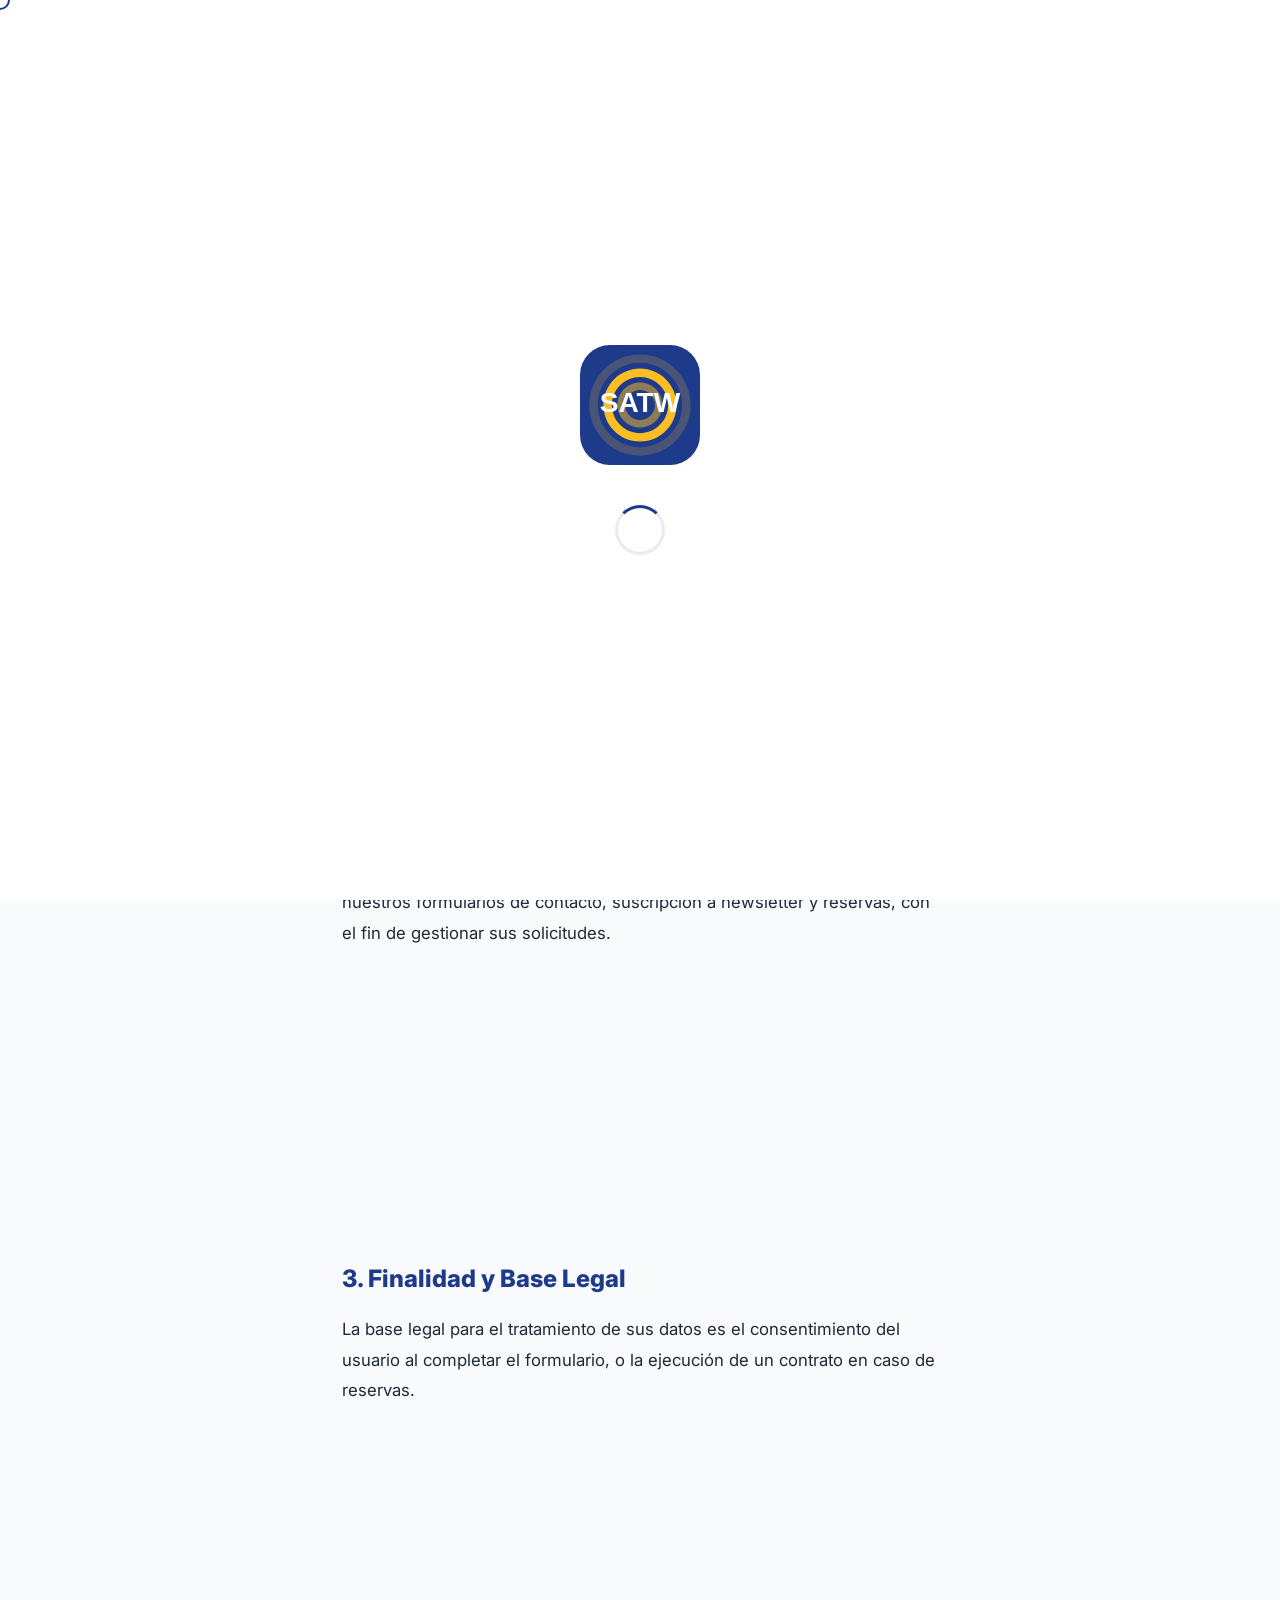
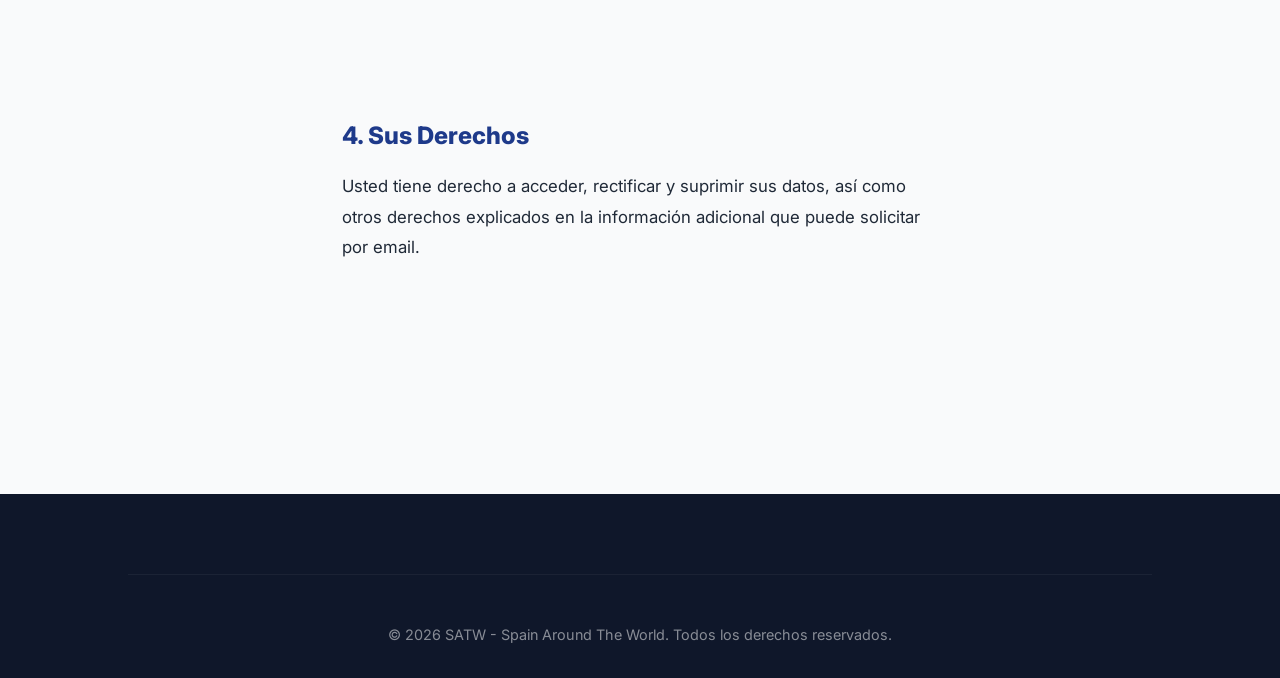
<file: politica-privacidad.html>
<!DOCTYPE html>
<html lang="es">
<head>
    <meta charset="UTF-8">
    <meta name="viewport" content="width=device-width, initial-scale=1.0">
    <title>Política de Privacidad | SATW - Spain Around The World</title>
    <link rel="stylesheet" href="https://cdnjs.cloudflare.com/ajax/libs/font-awesome/6.5.1/css/all.min.css">
    <link href="https://fonts.googleapis.com/css2?family=Inter:wght@300;400;500;600;700;800&display=swap" rel="stylesheet">
    <link rel="stylesheet" href="styles.css">
    <script src="script.js" defer></script>
    <link rel="icon" type="image/svg+xml" href="images/favicon.svg" />
    <style>
        .legal-content {
            padding: 120px 10% 80px;
            max-width: 1000px;
            margin: 0 auto;
        }
        .legal-content h1 {
            color: var(--primary-dark);
            margin-bottom: 2rem;
            font-size: 2.5rem;
        }
        .legal-content h2 {
            text-align: left;
            font-size: 1.5rem;
            margin: 2rem 0 1rem;
            color: var(--primary-dark);
        }
        .legal-content p, .legal-content ul {
            margin-bottom: 1.5rem;
            color: var(--text-dark);
        }
    </style>
</head>
<body class="loading">
    <!-- Splash Screen -->
    <div id="splash-screen">
        <div class="splash-content">
            <img src="images/favicon.svg" alt="SATW Logo" class="splash-logo" />
            <div class="splash-loader"></div>
        </div>
    </div>

    <!-- Custom Cursor -->
    <div class="custom-cursor"></div>

    <header>
        <nav>
            <div class="logo">
                <a href="index.html" class="logo-link" aria-label="Volver al inicio">
                    <img src="images/favicon.svg" alt="SATW Logo" class="logo-image" />
                    <div class="logo-text">
                        <span class="logo-main">SATW</span>
                        <span class="logo-sub">Spain Around The World</span>
                    </div>
                </a>
            </div>
        </nav>
    </header>

    <main class="legal-content">
        <h1 data-i18n="privacy_policy_title">Política de Privacidad</h1>
        
        <section>
            <h2 data-i18n="privacy_resp_title">1. Responsable del Tratamiento</h2>
            <p data-i18n="privacy_resp_p">El responsable del tratamiento de sus datos es SATW, con domicilio en Calle Falsa 123, Madrid y email contacto@satw.travel.</p>
        </section>

        <section>
            <h2 data-i18n="privacy_data_title">2. Datos Recogidos</h2>
            <p data-i18n="privacy_data_p">Recogemos datos identificativos (nombre, email, teléfono) a través de nuestros formularios de contacto, suscripción a newsletter y reservas, con el fin de gestionar sus solicitudes.</p>
        </section>

        <section>
            <h2 data-i18n="privacy_purpose_title">3. Finalidad y Base Legal</h2>
            <p data-i18n="privacy_purpose_p">La base legal para el tratamiento de sus datos es el consentimiento del usuario al completar el formulario, o la ejecución de un contrato en caso de reservas.</p>
        </section>

        <section>
            <h2 data-i18n="privacy_rights_title">4. Sus Derechos</h2>
            <p data-i18n="privacy_rights_p">Usted tiene derecho a acceder, rectificar y suprimir sus datos, así como otros derechos explicados en la información adicional que puede solicitar por email.</p>
        </section>
    </main>

    <footer>
        <div class="footer-content">
            <p class="copyright" data-i18n="footer_copy">
                © 2026 SATW - Spain Around The World. Todos los derechos reservados.
            </p>
        </div>
    </footer>
</body>
</html>
</file>
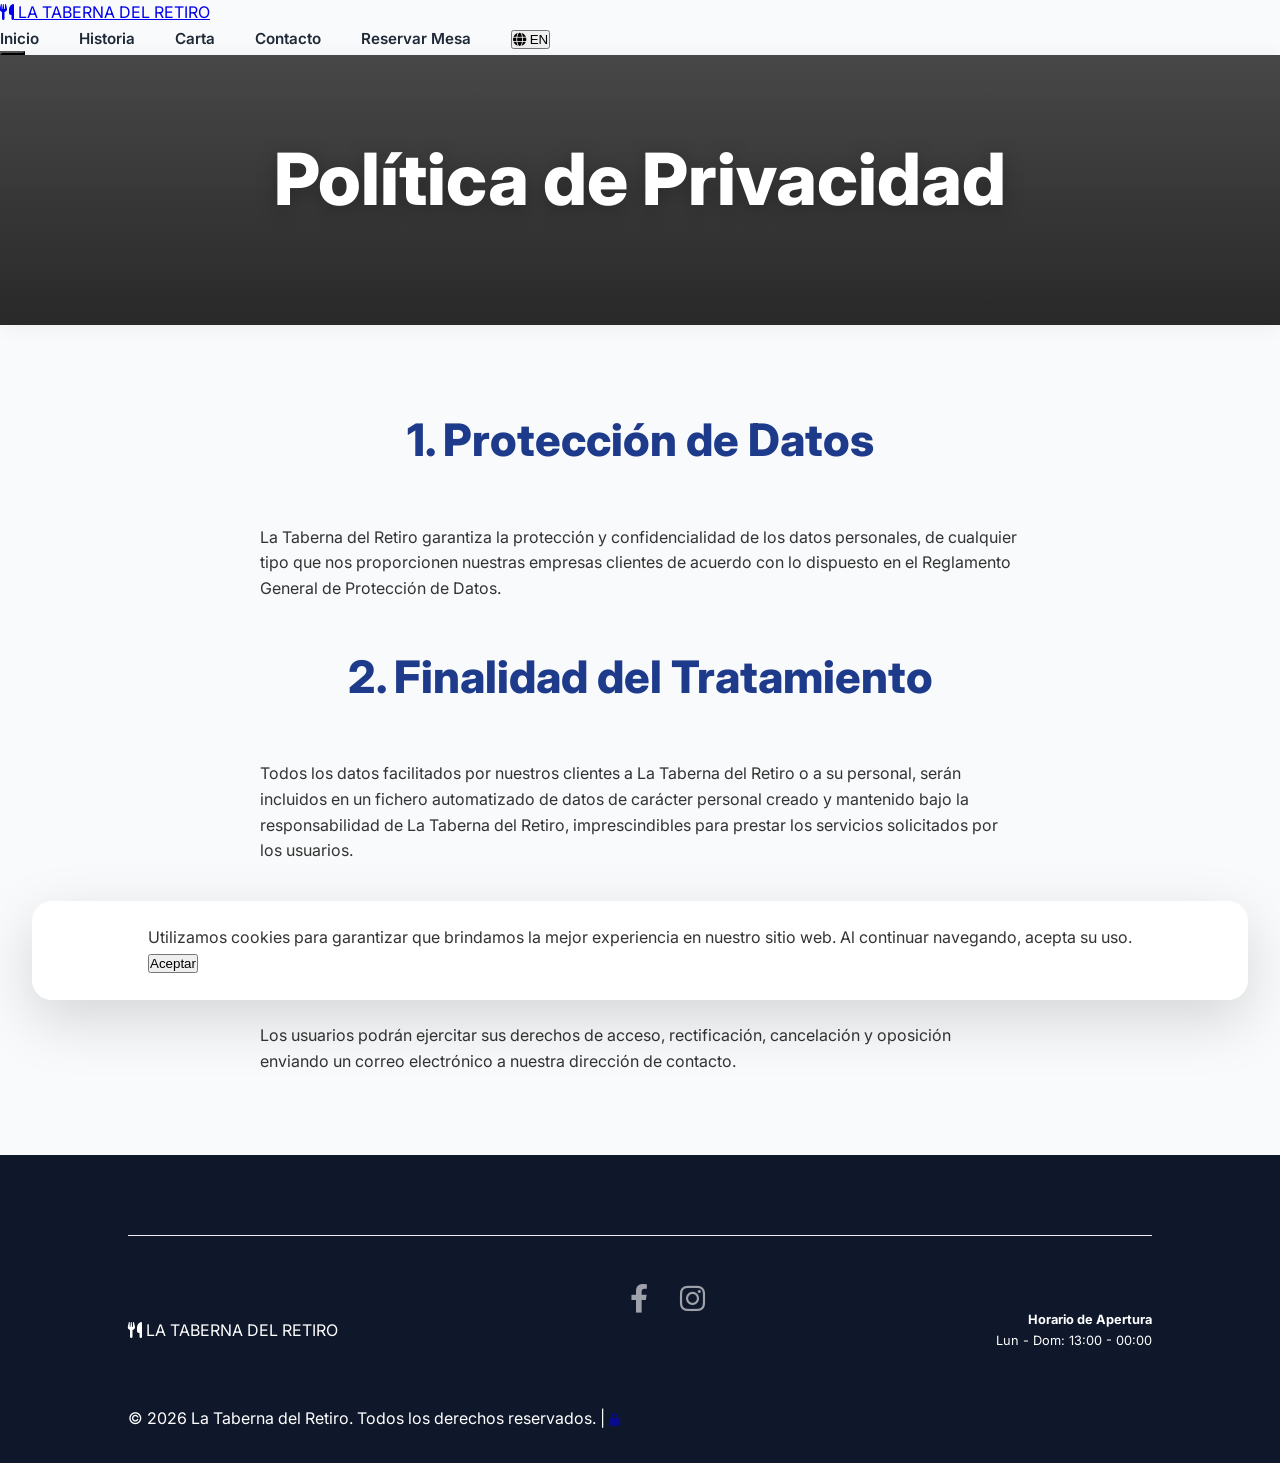
<file: privacidad.html>
<!DOCTYPE html>
<html lang="es">
<head>
    <meta charset="UTF-8">
    <meta name="viewport" content="width=device-width, initial-scale=1.0">
    <title data-i18n="privacy_title">Privacidad | La Taberna del Retiro</title>
    <link rel="icon" type="image/svg+xml" href="images/favicon.svg" />
    <link rel="stylesheet" href="styles.css">
    <link rel="stylesheet" href="https://cdnjs.cloudflare.com/ajax/libs/font-awesome/6.0.0/css/all.min.css">
    <link href="https://unpkg.com/aos@2.3.1/dist/aos.css" rel="stylesheet">
    <link href="https://fonts.googleapis.com/css2?family=Inter:wght@300;400;600;700&family=Playfair+Display:wght@700&display=swap" rel="stylesheet">
</head>
<body>
    <nav>
        <div class="container">
            <a href="index.html" class="logo">
                <i class="fas fa-utensils"></i>
                <span>LA TABERNA DEL RETIRO</span>
            </a>
            <ul class="nav-links">
                <li><a href="index.html" data-i18n="nav_home">Inicio</a></li>
                <li><a href="index.html#historia" data-i18n="nav_history">Historia</a></li>
                <li><a href="carta.html" data-i18n="nav_menu">Carta</a></li>
                <li><a href="reservas.html" data-i18n="nav_contact">Contacto</a></li>
                <li><a href="reservas.html" class="btn-primary" data-i18n="nav_reserve">Reservar Mesa</a></li>

                <li>
                  <button id="lang-toggle" class="lang-switch">
                    <i class="fas fa-globe"></i> <span id="lang-text">EN</span>
                  </button>
                </li>
            </ul>

            <button class="hamburger" id="hamburger" aria-label="Menu">
                <span></span>
                <span></span>
                <span></span>
            </button>
        </div>
    </nav>

    <header class="hero" style="height: 30vh; background-image: linear-gradient(rgba(0,0,0,0.6), rgba(0,0,0,0.6)), url('https://images.unsplash.com/photo-1590846406792-0adc7f938f1d?auto=format&fit=crop&w=1920&q=80');">
        <div class="hero-content" data-aos="zoom-in">
            <h1 data-i18n="privacy_hero_title">Política de Privacidad</h1>
        </div>
    </header>

    <main class="container" style="padding: 80px 20px; max-width: 800px; margin: 0 auto;">
        <div data-aos="fade-up">
            <h2 class="serif" data-i18n="privacy_sec1_title">1. Protección de Datos</h2>
            <p data-i18n="privacy_sec1_text">La Taberna del Retiro garantiza la protección y confidencialidad de los datos personales, de cualquier tipo que nos proporcionen nuestras empresas clientes de acuerdo con lo dispuesto en el Reglamento General de Protección de Datos.</p>
            
            <h2 class="serif" style="margin-top: 40px;" data-i18n="privacy_sec2_title">2. Finalidad del Tratamiento</h2>
            <p data-i18n="privacy_sec2_text">Todos los datos facilitados por nuestros clientes a La Taberna del Retiro o a su personal, serán incluidos en un fichero automatizado de datos de carácter personal creado y mantenido bajo la responsabilidad de La Taberna del Retiro, imprescindibles para prestar los servicios solicitados por los usuarios.</p>
            
            <h2 class="serif" style="margin-top: 40px;" data-i18n="privacy_sec3_title">3. Derechos del Usuario</h2>
            <p data-i18n="privacy_sec3_text">Los usuarios podrán ejercitar sus derechos de acceso, rectificación, cancelación y oposición enviando un correo electrónico a nuestra dirección de contacto.</p>
        </div>
    </main>

    <footer>
        <div class="container" style="display: flex; justify-content: space-between; align-items: center; padding-top: 40px; border-top: 1px solid #eee;">
            <div class="logo">
                <i class="fas fa-utensils" style="color: var(--primary-color);"></i> <span data-i18n="footer_logo">LA TABERNA DEL RETIRO</span>
            </div>
            <div class="social-links">
                <a href="#" aria-label="Facebook"><i class="fab fa-facebook-f"></i></a>
                <a href="#" aria-label="Instagram"><i class="fab fa-instagram"></i></a>
            </div>
            <div style="text-align: right; font-size: 0.8rem;">
                <strong data-i18n="footer_hours_title">Horario de Apertura</strong><br>
                <span data-i18n="mon_sun">Lun - Dom</span>: 13:00 - 00:00
            </div>
        </div>
        <div class="container footer-bottom" style="justify-content: center; border-top: none; padding-top: 20px;">
            <p>© 2026 La Taberna del Retiro. <span data-i18n="all_rights">Todos los derechos reservados.</span> | <a href="admin.html" aria-label="Admin" rel="nofollow" style="text-decoration: none;"><i class="fas fa-lock" style="color: inherit; opacity: 0.5; font-size: 0.8rem;"></i></a></p>
        </div>
    </footer>

    <!-- Cookie Banner -->
    <div id="cookie-banner" class="cookie-banner">
        <div class="container">
            <div class="cookie-content">
                <p data-i18n="cookie_text">Utilizamos cookies para garantizar que brindamos la mejor experiencia en nuestro sitio web. Al continuar navegando, acepta su uso.</p>
            </div>
            <div class="cookie-actions">
                <button id="accept-cookies" class="btn-primary" data-i18n="cookie_accept">Aceptar</button>
            </div>
        </div>
    </div>

    <script src="https://unpkg.com/aos@2.3.1/dist/aos.js"></script>
    <script>
        AOS.init({
            duration: 800,
            once: true
        });
    </script>
    <script src="script.js"></script>
</body>
</html>
</file>
<file: styles.css>
:root {
  --primary-dark: #1e3a8a;
  --primary-light: #3b82f6;
  --accent: #7c3aed;
  --accent-warm: #ffd166;
  --text-dark: #1f2937;
  --text-light: #6b7280;
  --bg-light: #f9fafb;
}

* {
  margin: 0;
  padding: 0;
  box-sizing: border-box;
}

body {
  font-family: "Inter", "Segoe UI", Tahoma, Geneva, Verdana, sans-serif;
  color: #333;
  overflow-x: hidden;
  background-color: var(--bg-light);
  line-height: 1.6;
}

body.loading {
  overflow: hidden;
}

/* --- Animations --- */
.reveal {
  opacity: 0;
  transform: translateY(30px);
  transition: all 0.8s cubic-bezier(0.16, 1, 0.3, 1);
}

.reveal.active {
  opacity: 1;
  transform: translateY(0);
}

.reveal-left {
  opacity: 0;
  transform: translateX(-50px);
  transition: all 0.8s cubic-bezier(0.16, 1, 0.3, 1);
}

.reveal-left.active {
  opacity: 1;
  transform: translateX(0);
}

.reveal-right {
  opacity: 0;
  transform: translateX(50px);
  transition: all 0.8s cubic-bezier(0.16, 1, 0.3, 1);
}

.reveal-right.active {
  opacity: 1;
  transform: translateX(0);
}

/* --- Splash Screen --- */
#splash-screen {
  position: fixed;
  top: 0;
  left: 0;
  width: 100%;
  height: 100%;
  background: #fff;
  display: flex;
  justify-content: center;
  align-items: center;
  z-index: 9999;
  transition: opacity 0.8s cubic-bezier(0.45, 0, 0.55, 1), visibility 0.8s;
}

#splash-screen.hidden {
  opacity: 0;
  visibility: hidden;
}

.splash-content {
  text-align: center;
  animation: pulse 2s infinite ease-in-out;
}

.splash-logo {
  width: 120px;
  margin-bottom: 2rem;
}

.splash-loader {
  width: 50px;
  height: 50px;
  border: 3px solid rgba(30, 58, 138, 0.1);
  border-top: 3px solid var(--primary-dark);
  border-radius: 50%;
  margin: 0 auto;
  animation: spin 1s linear infinite;
}

@keyframes spin { 0% { transform: rotate(0deg); } 100% { transform: rotate(360deg); } }
@keyframes pulse { 0%, 100% { transform: scale(1); opacity: 1; } 50% { transform: scale(1.05); opacity: 0.8; } }

/* --- Custom Cursor --- */
.custom-cursor {
  width: 20px;
  height: 20px;
  border: 2px solid var(--primary-dark);
  border-radius: 50%;
  position: fixed;
  pointer-events: none;
  z-index: 99999;
  transform: translate(-50%, -50%);
  transition: width 0.3s, height 0.3s, background 0.3s, border-color 0.3s;
}

.custom-cursor.hover {
  width: 40px;
  height: 40px;
  background: rgba(30, 58, 138, 0.1);
  border-color: var(--accent);
}

@media (max-width: 1024px) {
  .custom-cursor { display: none; }
}

/* --- Scroll Progress Bar --- */
.scroll-progress {
  position: fixed;
  top: 0;
  left: 0;
  width: 0%;
  height: 4px;
  background: linear-gradient(to right, var(--primary-dark), var(--accent));
  z-index: 2000;
  transition: width 0.1s ease;
}

/* --- Floating WhatsApp --- */
.floating-whatsapp {
  position: fixed;
  bottom: 2rem;
  right: 2rem;
  width: 60px;
  height: 60px;
  background: #25d366;
  color: white;
  border-radius: 50%;
  display: flex;
  align-items: center;
  justify-content: center;
  font-size: 2rem;
  box-shadow: 0 10px 30px rgba(37, 211, 102, 0.3);
  z-index: 1000;
  text-decoration: none;
  transition: all 0.3s;
}

.floating-whatsapp:hover {
  transform: scale(1.1) translateY(-5px);
  box-shadow: 0 15px 40px rgba(37, 211, 102, 0.4);
}

/* --- Header --- */
header {
  position: fixed;
  top: 0;
  width: 100%;
  background: rgba(255, 255, 255, 0.9);
  -webkit-backdrop-filter: blur(10px);
  backdrop-filter: blur(10px);
  box-shadow: 0 2px 20px rgba(0, 0, 0, 0.05);
  z-index: 1000;
  transition: all 0.4s ease;
  padding: 1.2rem 5%;
}

header.scrolled {
  padding: 0.7rem 5%;
  background: rgba(255, 255, 255, 0.98);
  box-shadow: 0 4px 30px rgba(0, 0, 0, 0.1);
}

nav {
  display: flex;
  justify-content: space-between;
  align-items: center;
}

.logo-link {
  text-decoration: none;
  display: flex;
  align-items: center;
  gap: 0.8rem;
}

.logo-image {
  width: 45px;
  height: auto;
  flex-shrink: 0;
}

.logo-text {
  display: flex;
  flex-direction: column;
}

.logo-main {
  font-size: 1.5rem;
  font-weight: 800;
  background: linear-gradient(135deg, var(--primary-dark), var(--accent));
  -webkit-background-clip: text;
  -webkit-text-fill-color: transparent;
  background-clip: text;
  letter-spacing: 1.5px;
}

.logo-sub {
  font-size: 0.65rem;
  color: var(--text-light);
  font-weight: 600;
  text-transform: uppercase;
}

.nav-links {
  display: flex;
  gap: 2.5rem;
  list-style: none;
  align-items: center;
}

.nav-links a {
  text-decoration: none;
  color: var(--text-dark);
  font-weight: 600;
  font-size: 0.95rem;
  transition: color 0.3s;
}

.nav-links a:hover,
.nav-links a.active {
  color: var(--accent);
}

.nav-cta {
  background: var(--primary-dark);
  color: white !important;
  padding: 0.8rem 1.5rem;
  border-radius: 50px;
  transition: all 0.3s !important;
}

.nav-cta:hover {
  background: var(--accent);
  transform: translateY(-2px);
  box-shadow: 0 5px 15px rgba(124, 58, 237, 0.2);
}

/* Mobile Toggle */
.nav-toggle {
  display: none;
  cursor: pointer;
  z-index: 1100;
}

.hamburger {
  display: block;
  width: 25px;
  height: 2px;
  background: var(--primary-dark);
  position: relative;
  transition: background 0.3s;
}

.hamburger::before,
.hamburger::after {
  content: "";
  position: absolute;
  width: 100%;
  height: 100%;
  background: var(--primary-dark);
  transition: all 0.3s;
}

.hamburger::before { top: -8px; }
.hamburger::after { top: 8px; }

#nav-toggle:checked + .nav-toggle .hamburger { background: transparent; }
#nav-toggle:checked + .nav-toggle .hamburger::before { transform: rotate(45deg); top: 0; }
#nav-toggle:checked + .nav-toggle .hamburger::after { transform: rotate(-45deg); top: 0; }

.nav-toggle-input { display: none; }

/* Language Selector */
.lang-selector {
  position: relative;
  cursor: pointer;
}

.current-lang {
  font-weight: 700;
  font-size: 0.85rem;
  display: flex;
  align-items: center;
  gap: 0.4rem;
}

.lang-dropdown {
  position: absolute;
  top: calc(100% + 1rem);
  right: 0;
  background: white;
  border-radius: 12px;
  box-shadow: 0 10px 40px rgba(0,0,0,0.1);
  list-style: none;
  padding: 0.8rem;
  min-width: 120px;
  opacity: 0;
  visibility: hidden;
  transform: translateY(10px);
  transition: all 0.3s;
}

.lang-selector:hover .lang-dropdown {
  opacity: 1;
  visibility: visible;
  transform: translateY(0);
}

.lang-dropdown li a {
  display: block;
  padding: 0.5rem 1rem;
  border-radius: 6px;
  white-space: nowrap;
}

.lang-dropdown li a:hover {
  background: var(--bg-light);
}

/* --- Hero Section --- */
.hero {
  height: 100vh;
  position: relative;
  display: flex;
  align-items: center;
  justify-content: center;
  overflow: hidden;
  color: white;
  text-align: center;
}

.hero-image {
  position: absolute;
  top: 0;
  left: 0;
  width: 100%;
  height: 100%;
  object-fit: cover;
  z-index: -1;
}

.hero::after {
  content: "";
  position: absolute;
  top: 0;
  left: 0;
  width: 100%;
  height: 100%;
  background: linear-gradient(to bottom, rgba(0,0,0,0.3), rgba(0,0,0,0.6));
  z-index: 0;
}

.hero-content {
  position: relative;
  z-index: 10;
  max-width: 900px;
  padding: 0 2rem;
}

.hero h1 {
  font-size: clamp(2.5rem, 6vw, 4.5rem);
  font-weight: 800;
  line-height: 1.1;
  margin-bottom: 1.5rem;
  text-shadow: 0 4px 20px rgba(0,0,0,0.3);
}

.hero p {
  font-size: clamp(1rem, 2vw, 1.4rem);
  margin-bottom: 2.5rem;
  opacity: 0.95;
}

.cta-button {
  display: inline-block;
  padding: 1.2rem 2.8rem;
  background: white;
  color: var(--primary-dark);
  text-decoration: none;
  border-radius: 50px;
  font-weight: 700;
  font-size: 1.1rem;
  transition: all 0.3s;
  box-shadow: 0 10px 30px rgba(0,0,0,0.2);
  border: none;
  cursor: pointer;
}

.cta-button:hover {
  transform: translateY(-3px);
  box-shadow: 0 15px 40px rgba(0,0,0,0.3);
  background: var(--primary-light);
  color: white;
}

/* --- Sections --- */
section {
  padding: 8rem 10%;
}

h2 {
  font-size: 2.8rem;
  font-weight: 800;
  color: var(--primary-dark);
  margin-bottom: 3rem;
  text-align: center;
}

.section-header {
  max-width: 800px;
  margin: 0 auto 5rem;
  text-align: center;
}

.section-subtitle {
  font-size: 1.2rem;
  color: var(--text-light);
  margin-top: -1.5rem;
}

/* --- Destinations --- */
.destinations-grid {
  display: grid;
  grid-template-columns: repeat(auto-fill, minmax(350px, 1fr));
  gap: 2.5rem;
}

.destination-card {
  background: white;
  border-radius: 24px;
  overflow: hidden;
  box-shadow: 0 15px 40px rgba(0,0,0,0.05);
  transition: all 0.5s cubic-bezier(0.16, 1, 0.3, 1);
}

.destination-card:hover {
  transform: translateY(-10px);
  box-shadow: 0 30px 60px rgba(30, 58, 138, 0.1);
}

.destination-image {
  height: 280px;
  overflow: hidden;
}

.destination-image img {
  width: 100%;
  height: 100%;
  object-fit: cover;
  transition: transform 0.8s ease;
}

.destination-card:hover .destination-image img {
  transform: scale(1.1);
}

.destination-info {
  padding: 2rem;
}

.destination-info h3 {
  font-size: 1.6rem;
  color: var(--primary-dark);
  margin-bottom: 0.8rem;
}

.destination-info p {
  color: var(--text-light);
  font-size: 0.95rem;
}

/* --- Services --- */
.services {
  background: #f8fafc;
}

.services-grid {
  display: grid;
  grid-template-columns: repeat(auto-fit, minmax(280px, 1fr));
  gap: 2rem;
}

.service-card {
  background: white;
  padding: 3rem 2rem;
  border-radius: 20px;
  text-align: center;
  transition: all 0.3s;
}

.service-card:hover {
  background: var(--primary-dark);
  color: white;
  transform: scale(1.03);
}

.service-icon {
  font-size: 3.5rem;
  color: var(--accent);
  margin-bottom: 1.5rem;
  transition: color 0.3s;
}

.service-card:hover .service-icon {
  color: var(--accent-warm);
}

.service-card h3 {
  font-size: 1.4rem;
  margin-bottom: 1rem;
}

.service-card:hover p {
  color: rgba(255,255,255,0.8);
}

/* --- Testimonials --- */
.testimonials-container {
  display: grid;
  grid-template-columns: repeat(auto-fit, minmax(300px, 1fr));
  gap: 2.5rem;
}

.testimonial {
  background: white;
  padding: 3rem;
  border-radius: 20px;
  position: relative;
  box-shadow: 0 10px 30px rgba(0,0,0,0.05);
}

.testimonial-quote {
  font-family: serif;
  font-size: 5rem;
  color: var(--accent);
  opacity: 0.2;
  position: absolute;
  top: 1rem;
  left: 2rem;
}

.testimonial-text {
  font-style: italic;
  font-size: 1.1rem;
  margin-bottom: 2rem;
  position: relative;
  z-index: 1;
}

.testimonial-author {
  font-weight: 700;
  color: var(--primary-dark);
}

/* --- FAQ --- */
.faq-container {
  max-width: 900px;
  margin: 0 auto;
}

.faq-item {
  margin-bottom: 1.2rem;
  border-radius: 12px;
  background: white;
  border: 1px solid rgba(0,0,0,0.05);
  overflow: hidden;
}

.faq-question {
  width: 100%;
  padding: 1.8rem 2.5rem;
  background: none;
  border: none;
  display: flex;
  justify-content: space-between;
  align-items: center;
  font-size: 1.15rem;
  font-weight: 700;
  color: var(--primary-dark);
  cursor: pointer;
  text-align: left;
  transition: all 0.3s;
}

.faq-question i {
  font-size: 0.9rem;
  transition: transform 0.3s;
}

.faq-item.active .faq-question {
  background: var(--bg-light);
  color: var(--accent);
}

.faq-item.active i { transform: rotate(180deg); }

.faq-answer {
  max-height: 0;
  overflow: hidden;
  transition: max-height 0.4s cubic-bezier(0.16, 1, 0.3, 1);
}

.faq-item.active .faq-answer {
  max-height: 300px;
  padding: 0 2.5rem 2rem;
}

/* --- Newsletter --- */
.newsletter-section {
  background: var(--primary-dark);
  color: white;
  margin-top: 5rem;
}

.newsletter-content {
  max-width: 700px;
  margin: 0 auto;
  text-align: center;
}

.newsletter-content h2 {
  color: white;
  margin-bottom: 1rem;
}

.newsletter-form {
  display: flex;
  gap: 1rem;
  margin-top: 3rem;
}

.newsletter-form input {
  flex: 1;
  padding: 1.2rem 2rem;
  border-radius: 50px;
  border: none;
  outline: none;
  font-size: 1rem;
}

@media (max-width: 600px) {
  .newsletter-form { flex-direction: column; }
}

/* --- Contact Form --- */
.contact-form {
  max-width: 800px;
  margin: 0 auto;
  background: white;
  padding: 4rem;
  border-radius: 30px;
  box-shadow: 0 20px 60px rgba(0,0,0,0.1);
}

.form-group {
  margin-bottom: 2rem;
}

.form-group label {
  display: block;
  font-weight: 700;
  margin-bottom: 0.8rem;
  color: var(--primary-dark);
}

.form-group input,
.form-group select,
.form-group textarea {
  width: 100%;
  padding: 1.2rem;
  border: 2px solid #edf2f7;
  border-radius: 12px;
  font-family: inherit;
  font-size: 1rem;
  transition: border-color 0.3s;
}

.form-group input:focus,
.form-group select:focus,
.form-group textarea:focus {
  outline: none;
  border-color: var(--accent);
}

.small-inputs-grid, .date-grid {
  display: grid;
  grid-template-columns: 1fr 1fr;
  gap: 2rem;
}

.submit-button {
  width: 100%;
  padding: 1.5rem;
  background: var(--primary-dark);
  color: white;
  border: none;
  border-radius: 12px;
  font-size: 1.2rem;
  font-weight: 800;
  cursor: pointer;
  transition: all 0.3s;
}

.submit-button:hover {
  background: var(--accent);
  transform: translateY(-3px);
  box-shadow: 0 10px 30px rgba(124, 58, 237, 0.3);
}

/* --- Footer --- */
footer {
  background: #0f172a;
  color: white;
  padding: 5rem 10% 2rem;
}

.footer-logo {
  margin-bottom: 2rem;
  display: flex;
  flex-direction: column;
  align-items: center;
  gap: 1rem;
}

.footer-logo img { width: 60px; }

.footer-contact {
  display: flex;
  justify-content: center;
  gap: 3rem;
  margin: 3rem 0;
}

.footer-contact p {
  display: flex;
  align-items: center;
  gap: 0.8rem;
  opacity: 0.8;
}

.social-links {
  display: flex;
  justify-content: center;
  gap: 2rem;
  margin-bottom: 4rem;
}

.social-links a {
  font-size: 1.8rem;
  color: white;
  opacity: 0.6;
  transition: all 0.3s;
}

.social-links a:hover {
  opacity: 1;
  transform: translateY(-5px);
  color: var(--accent);
}

.copyright {
  text-align: center;
  padding-top: 3rem;
  border-top: 1px solid rgba(255,255,255,0.1);
  font-size: 0.9rem;
  opacity: 0.5;
}

.footer-legal-links {
  display: flex;
  justify-content: center;
  gap: 2rem;
  margin-top: 2rem;
  flex-wrap: wrap;
}

.footer-legal-links a {
  color: white;
  opacity: 0.6;
  text-decoration: none;
  font-size: 0.85rem;
  transition: opacity 0.3s;
}

.footer-legal-links a:hover {
  opacity: 1;
  text-decoration: underline;
}

/* --- Cookie Banner --- */
.cookie-banner {
  position: fixed;
  bottom: -100px;
  left: 2rem;
  right: 2rem;
  background: white;
  padding: 1.5rem 2.5rem;
  border-radius: 20px;
  box-shadow: 0 20px 60px rgba(0,0,0,0.15);
  z-index: 10000;
  transition: bottom 0.5s cubic-bezier(0.16, 1, 0.3, 1);
  display: flex;
  justify-content: center;
}

.cookie-banner.show {
  bottom: 2rem;
}

.cookie-banner-content {
  display: flex;
  align-items: center;
  gap: 2rem;
  max-width: 1200px;
  width: 100%;
}

.cookie-banner-content p {
  color: var(--text-dark);
  font-size: 0.95rem;
  margin: 0;
  flex: 1;
}

.cookie-banner-buttons {
  display: flex;
  align-items: center;
  gap: 1.5rem;
  flex-shrink: 0;
}

.cookie-link {
  color: var(--accent);
  text-decoration: none;
  font-weight: 700;
  font-size: 0.9rem;
}

.cookie-btn {
  padding: 0.8rem 1.8rem;
  border-radius: 50px;
  border: none;
  font-weight: 800;
  cursor: pointer;
  transition: all 0.3s;
  font-size: 0.9rem;
}

.cookie-btn.reject {
  background: var(--bg-light);
  color: var(--text-dark);
}

.cookie-btn.accept {
  background: var(--primary-dark);
  color: white;
}

.cookie-btn.accept:hover {
  background: var(--accent);
  transform: translateY(-2px);
}

@media (max-width: 900px) {
  .cookie-banner {
    left: 1rem;
    right: 1rem;
    padding: 1.5rem;
  }
  .cookie-banner-content {
    flex-direction: column;
    text-align: center;
    gap: 1.5rem;
  }
  .cookie-banner-buttons {
    width: 100%;
    justify-content: center;
    flex-wrap: wrap;
  }
}

/* --- Legal Content Pages --- */
.legal-content {
  padding: 140px 10% 80px;
  max-width: 1000px;
  margin: 0 auto;
  min-height: 80vh;
}

.legal-content h1 {
  color: var(--primary-dark);
  margin-bottom: 3rem;
  font-size: 3rem;
  font-weight: 800;
  text-align: center;
}

.legal-content h2 {
  text-align: left;
  font-size: 1.8rem;
  margin: 3rem 0 1.5rem;
  color: var(--primary-dark);
  font-weight: 800;
}

.legal-content p, .legal-content ul {
  margin-bottom: 1.5rem;
  color: var(--text-dark);
  font-size: 1.05rem;
  line-height: 1.8;
}

.legal-content ul {
  padding-left: 1.5rem;
}

.legal-content li {
  margin-bottom: 0.8rem;
}


/* --- Subpages --- */
.hero-sub {
  height: 50vh;
  min-height: 400px;
  display: flex;
  align-items: center;
  justify-content: center;
  background: var(--primary-dark);
  color: white;
  text-align: center;
  padding-top: 100px;
  position: relative;
}

.hero-sub.blog-bg {
  background: linear-gradient(rgba(0,0,0,0.4), rgba(0,0,0,0.4)), url('images/paisaje madrid.png') center/cover;
}

.hero-sub.exp-bg {
  background: linear-gradient(rgba(0,0,0,0.4), rgba(0,0,0,0.4)), url('images/paisaje islas baleares.png') center/cover;
}

/* --- Experiences Gallery --- */
.experiences-container {
  max-width: 1200px;
  margin: 0 auto;
  display: flex;
  flex-direction: column;
  gap: 6rem;
}

.experience-item {
  display: flex;
  gap: 5rem;
  align-items: center;
}

.experience-item.inverted { flex-direction: row-reverse; }

.experience-visual {
  flex: 1.3;
  height: 500px;
  border-radius: 30px;
  overflow: hidden;
  position: relative;
}

.experience-visual img { width: 100%; height: 100%; object-fit: cover; }

.experience-overlay {
  position: absolute;
  top: 0;
  left: 0;
  width: 100%;
  height: 100%;
  background: linear-gradient(to top, rgba(0,0,0,0.4), transparent);
}

.experience-label {
  position: absolute;
  top: 2rem;
  left: 2rem;
  background: white;
  color: var(--primary-dark);
  padding: 0.6rem 1.4rem;
  border-radius: 50px;
  font-weight: 800;
  font-size: 0.8rem;
  text-transform: uppercase;
}

.experience-text { flex: 1; }

.experience-location {
  color: var(--accent);
  font-weight: 800;
  font-size: 0.9rem;
  margin-bottom: 1rem;
  display: block;
}

.experience-text h3 {
  font-size: 2.5rem;
  margin-bottom: 1.5rem;
}

.experience-cta {
  display: flex;
  align-items: center;
  gap: 1rem;
  text-decoration: none;
  color: var(--primary-dark);
  font-weight: 800;
  margin-top: 2rem;
  transition: all 0.3s;
}

.experience-cta:hover { gap: 1.5rem; color: var(--accent); }

/* --- Blog Masonry --- */
.blog-masonry-grid {
  display: grid;
  grid-template-columns: repeat(auto-fill, minmax(350px, 1fr));
  gap: 3rem;
}

.blog-post-card.large {
  grid-column: span 2;
}

@media (max-width: 900px) {
  .blog-post-card.large {
    grid-column: span 1;
  }
}

.blog-post-card {
  background: white;
  border-radius: 24px;
  overflow: hidden;
  box-shadow: 0 15px 40px rgba(0,0,0,0.05);
}

.blog-post-visual {
  height: 260px;
  position: relative;
}

.blog-post-visual img { width: 100%; height: 100%; object-fit: cover; }

.blog-post-tag {
  position: absolute;
  bottom: 1.5rem;
  right: 1.5rem;
  background: var(--accent);
  color: white;
  padding: 0.5rem 1.2rem;
  border-radius: 50px;
  font-size: 0.75rem;
  font-weight: 700;
}

.blog-post-content { padding: 2.5rem; }

.blog-post-meta {
  display: flex;
  gap: 1.5rem;
  font-size: 0.85rem;
  color: var(--text-light);
  margin-bottom: 1rem;
}

.blog-post-link {
  color: var(--accent);
  font-weight: 700;
  text-decoration: none;
  display: flex;
  align-items: center;
  gap: 0.5rem;
  margin-top: 1.5rem;
}

/* --- Responsive Adaptations --- */
@media (max-width: 1024px) {
  section { padding: 5rem 5%; }
  .header { padding: 1rem 5%; }
  .nav-links {
    position: fixed;
    top: 0;
    right: -100%;
    width: 300px;
    height: 100vh;
    background: white;
    flex-direction: column;
    padding: 100px 2rem;
    transition: 0.5s;
    box-shadow: -10px 0 30px rgba(0,0,0,0.1);
    z-index: 1000;
  }
  #nav-toggle:checked ~ .nav-links { right: 0; }
  .nav-toggle { display: block; }
  .hero h1 { font-size: 3.2rem; }
  .experience-item { flex-direction: column !important; gap: 2rem; }
  .experience-visual { width: 100%; height: 350px; }
}

@media (max-width: 768px) {
  .hero h1 { font-size: 2.5rem; }
  .destinations-grid { grid-template-columns: 1fr; }
  .small-inputs-grid, .date-grid { grid-template-columns: 1fr; }
  .footer-contact { flex-direction: column; gap: 1rem; align-items: center; }
  .contact-form { padding: 2rem; }
}
</file>
